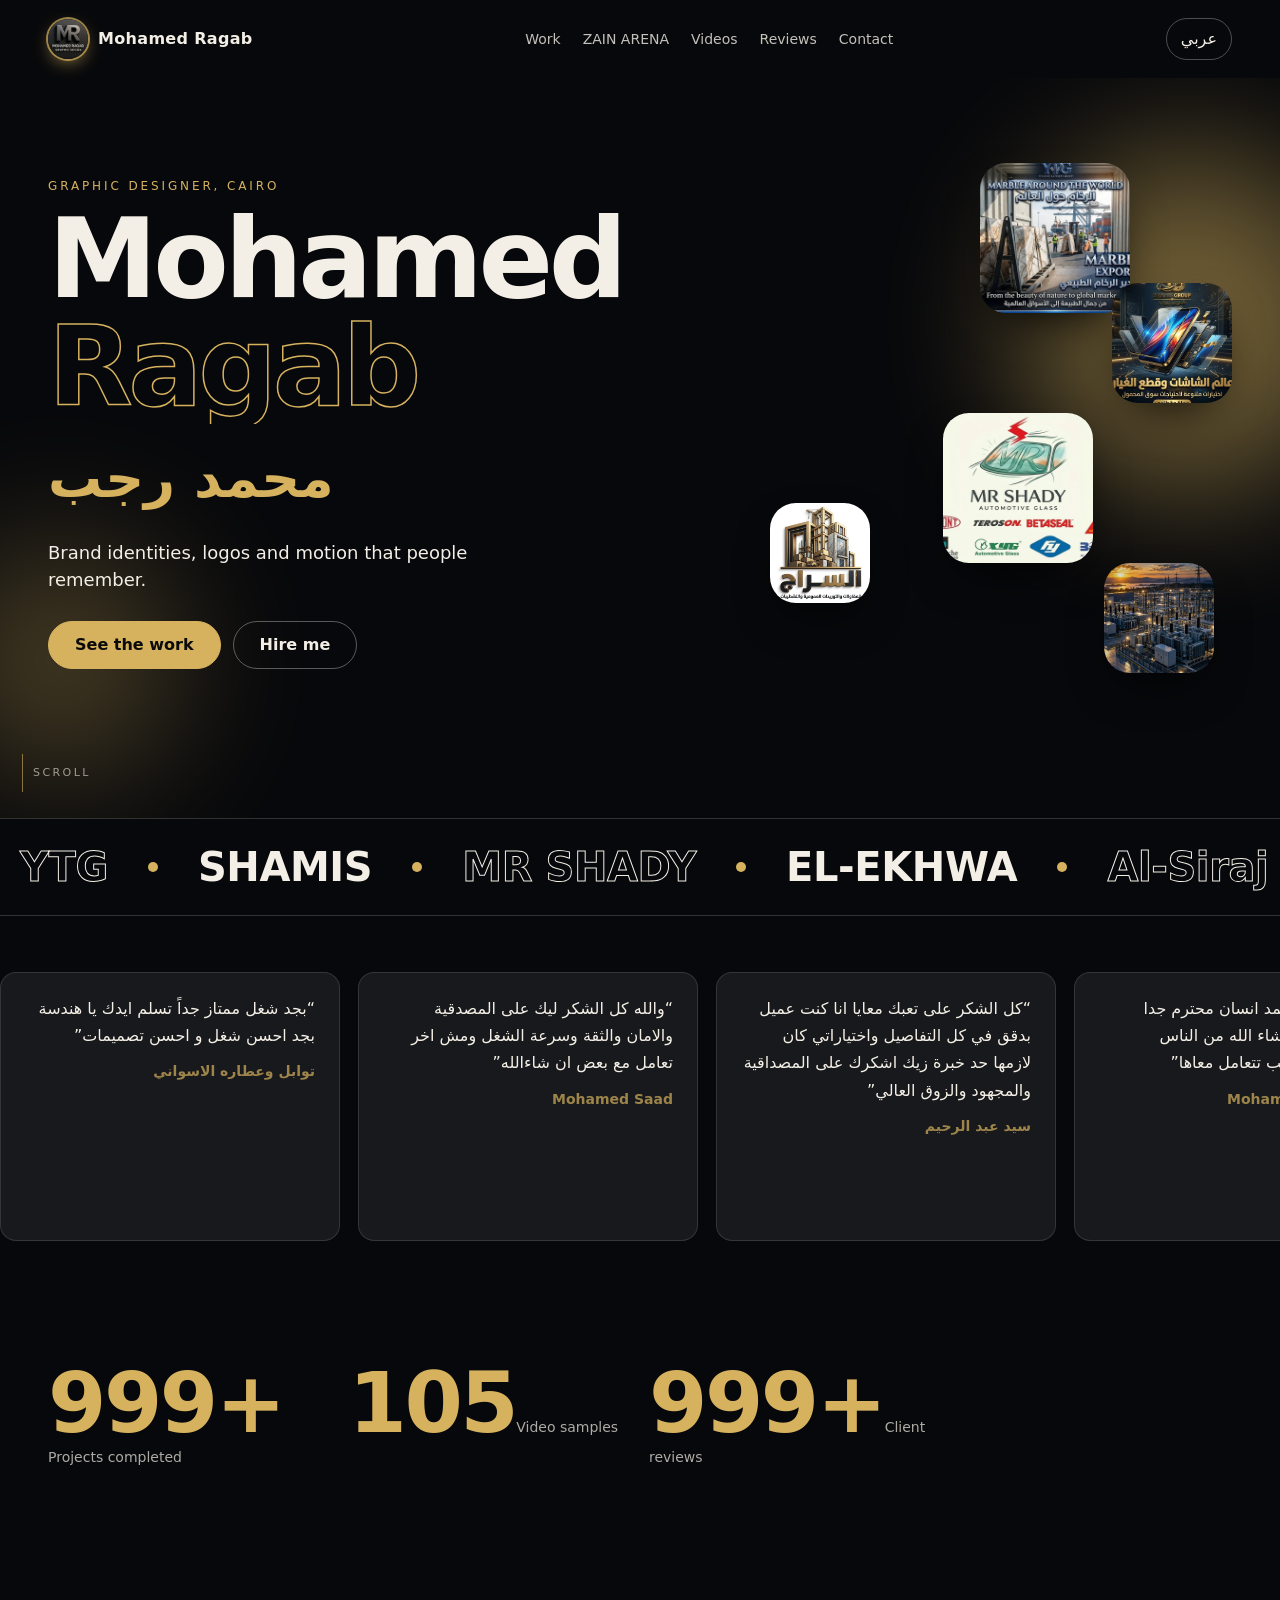
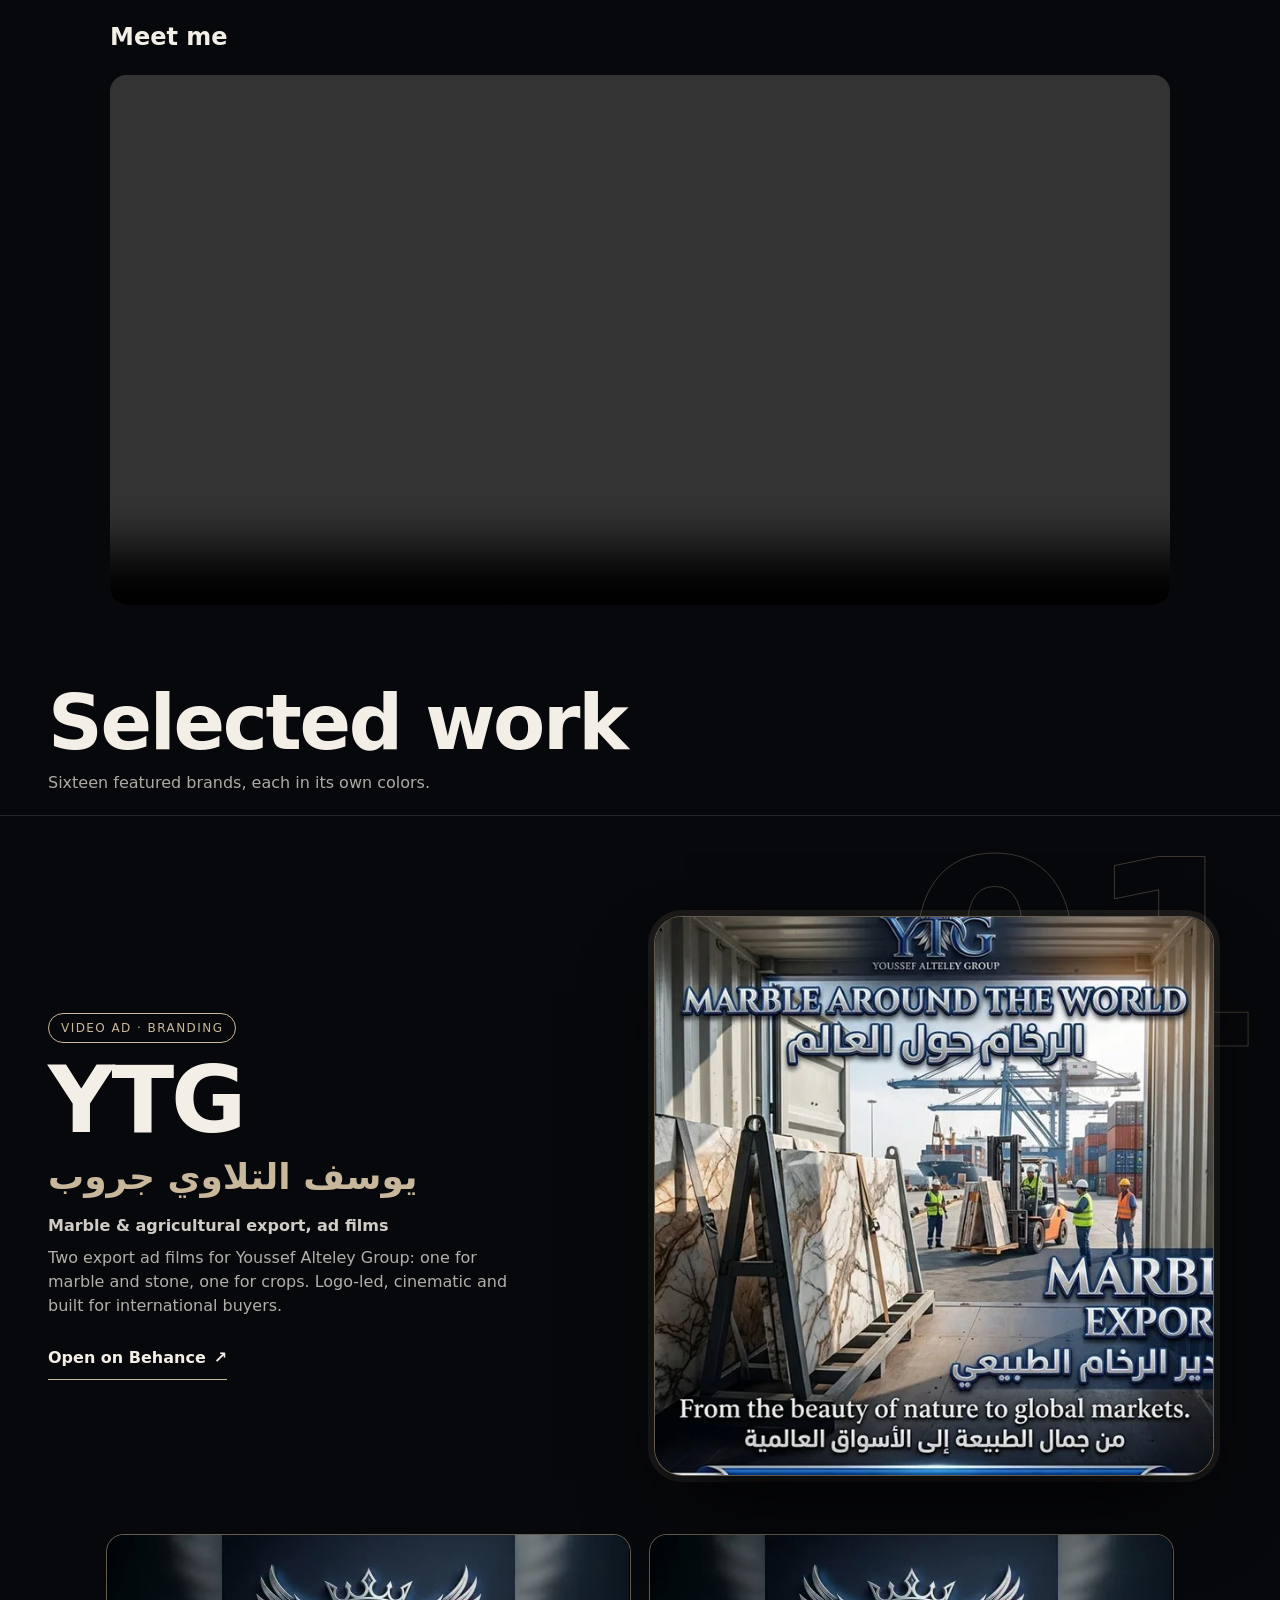
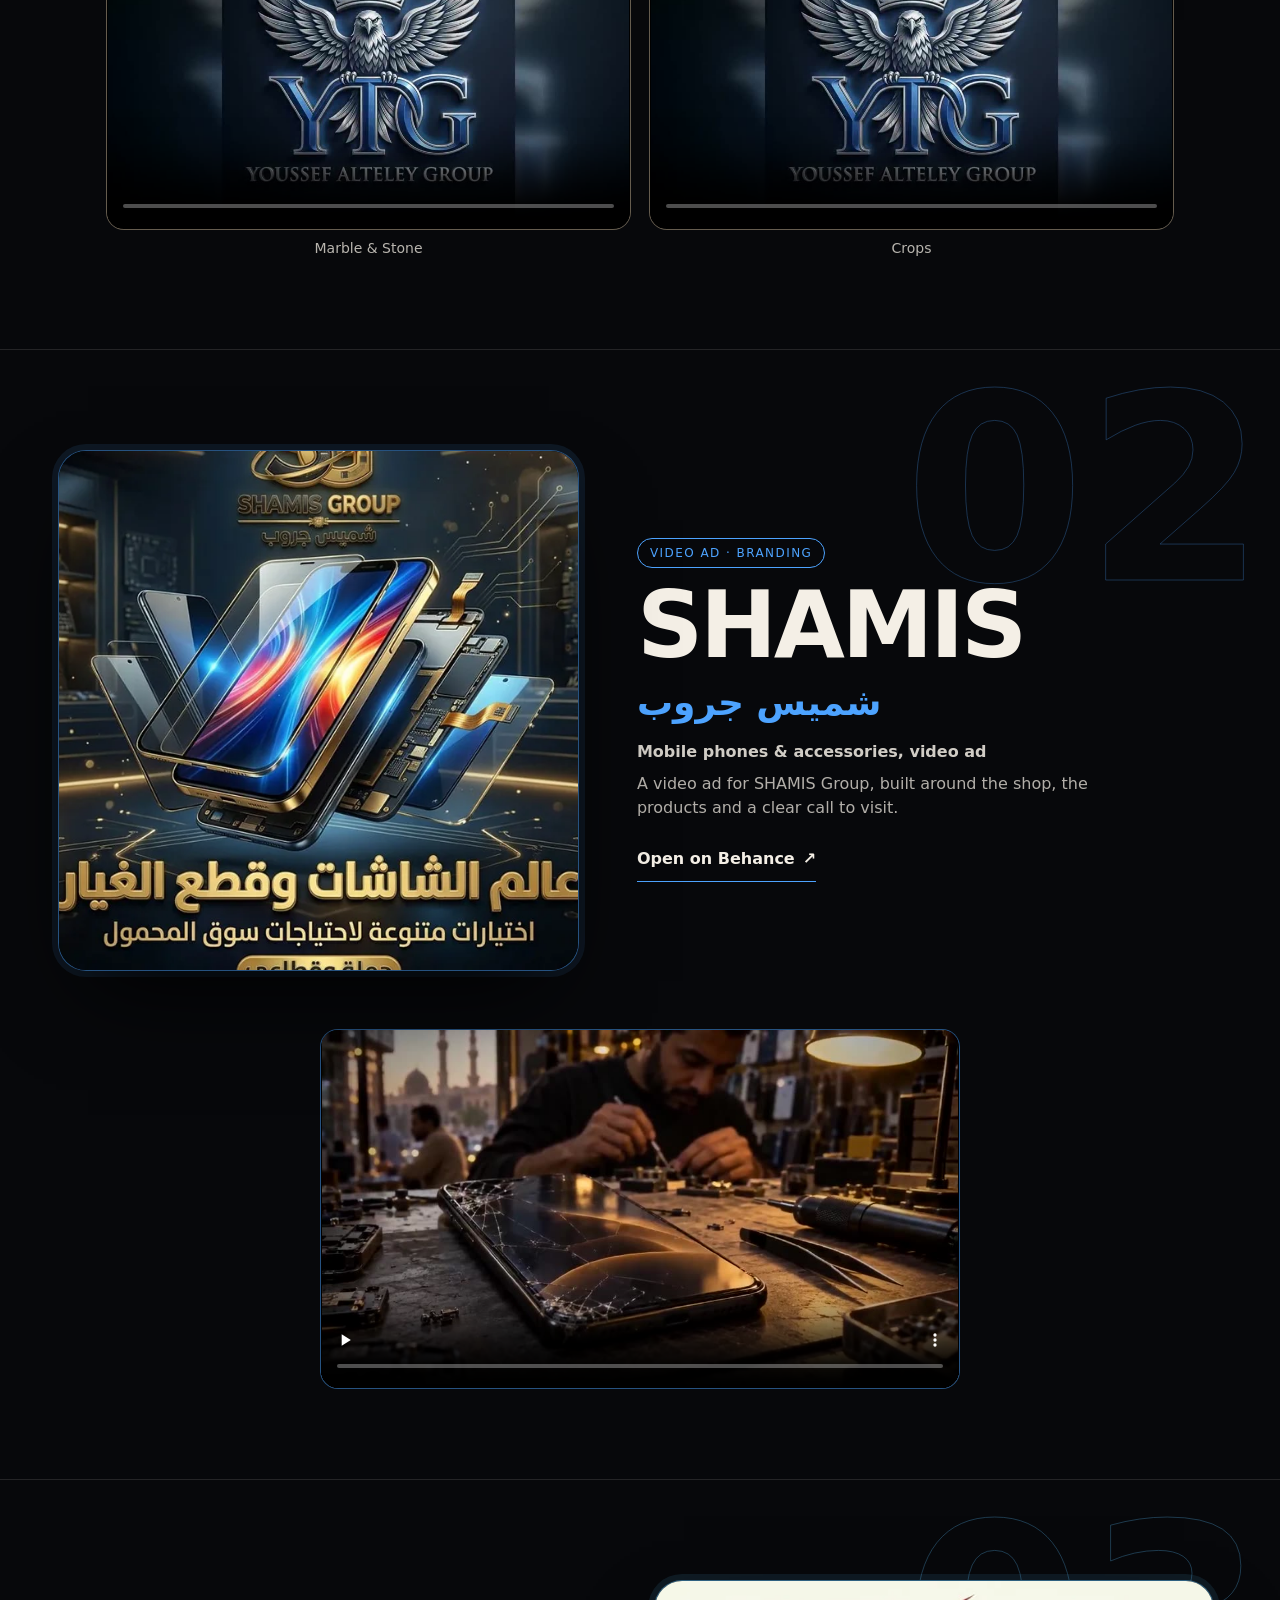
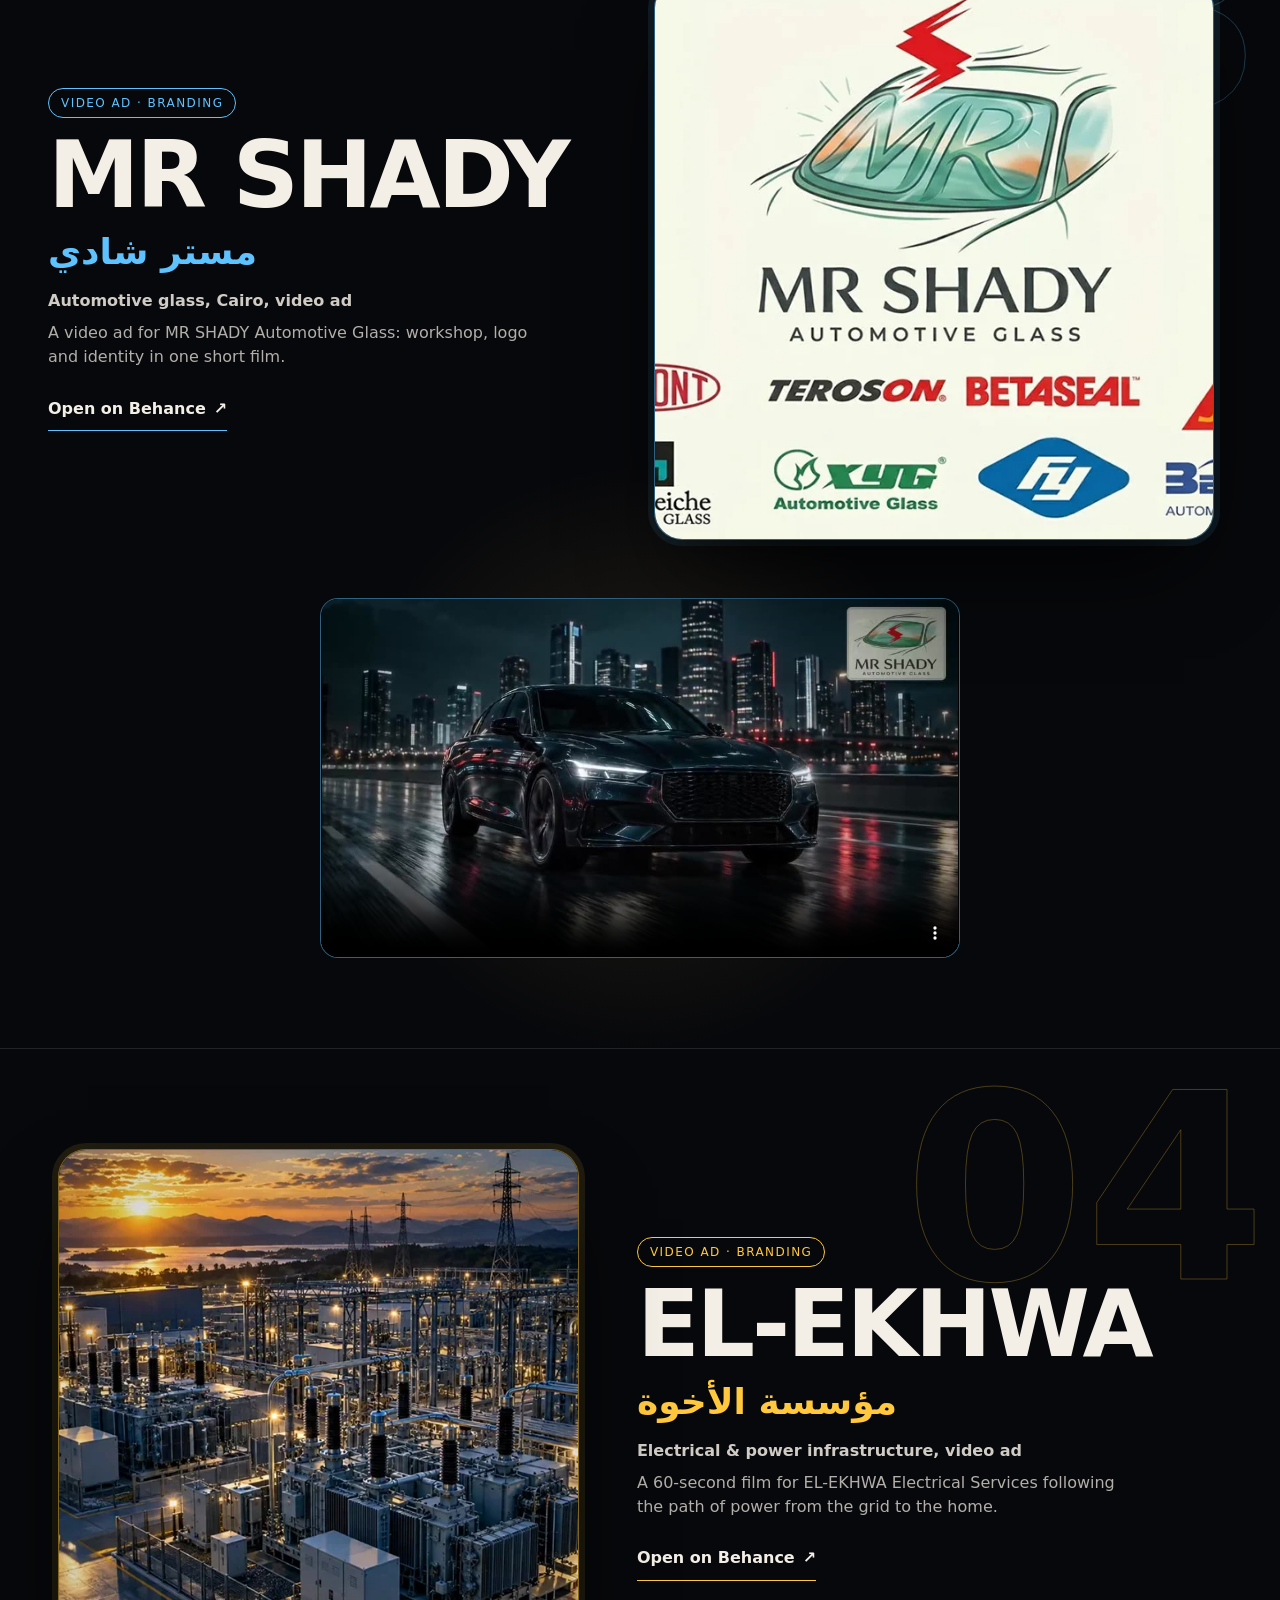
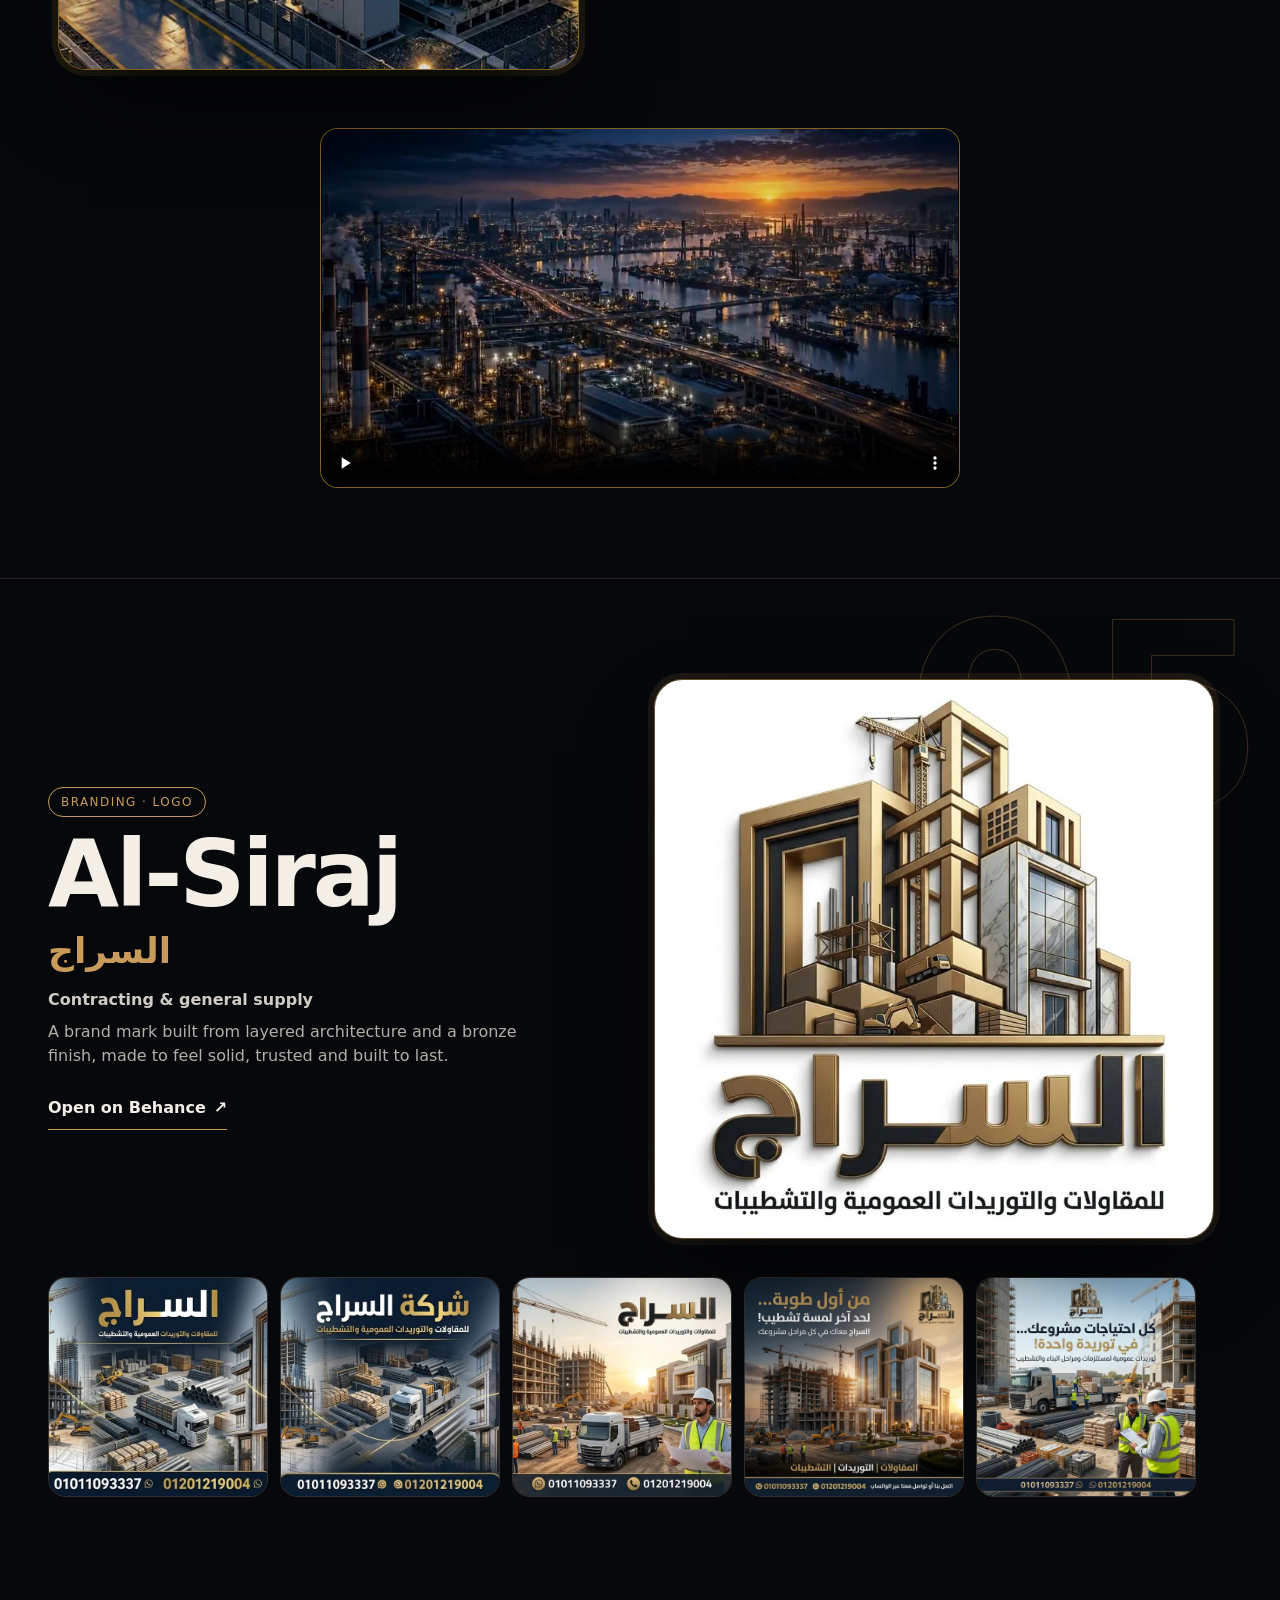
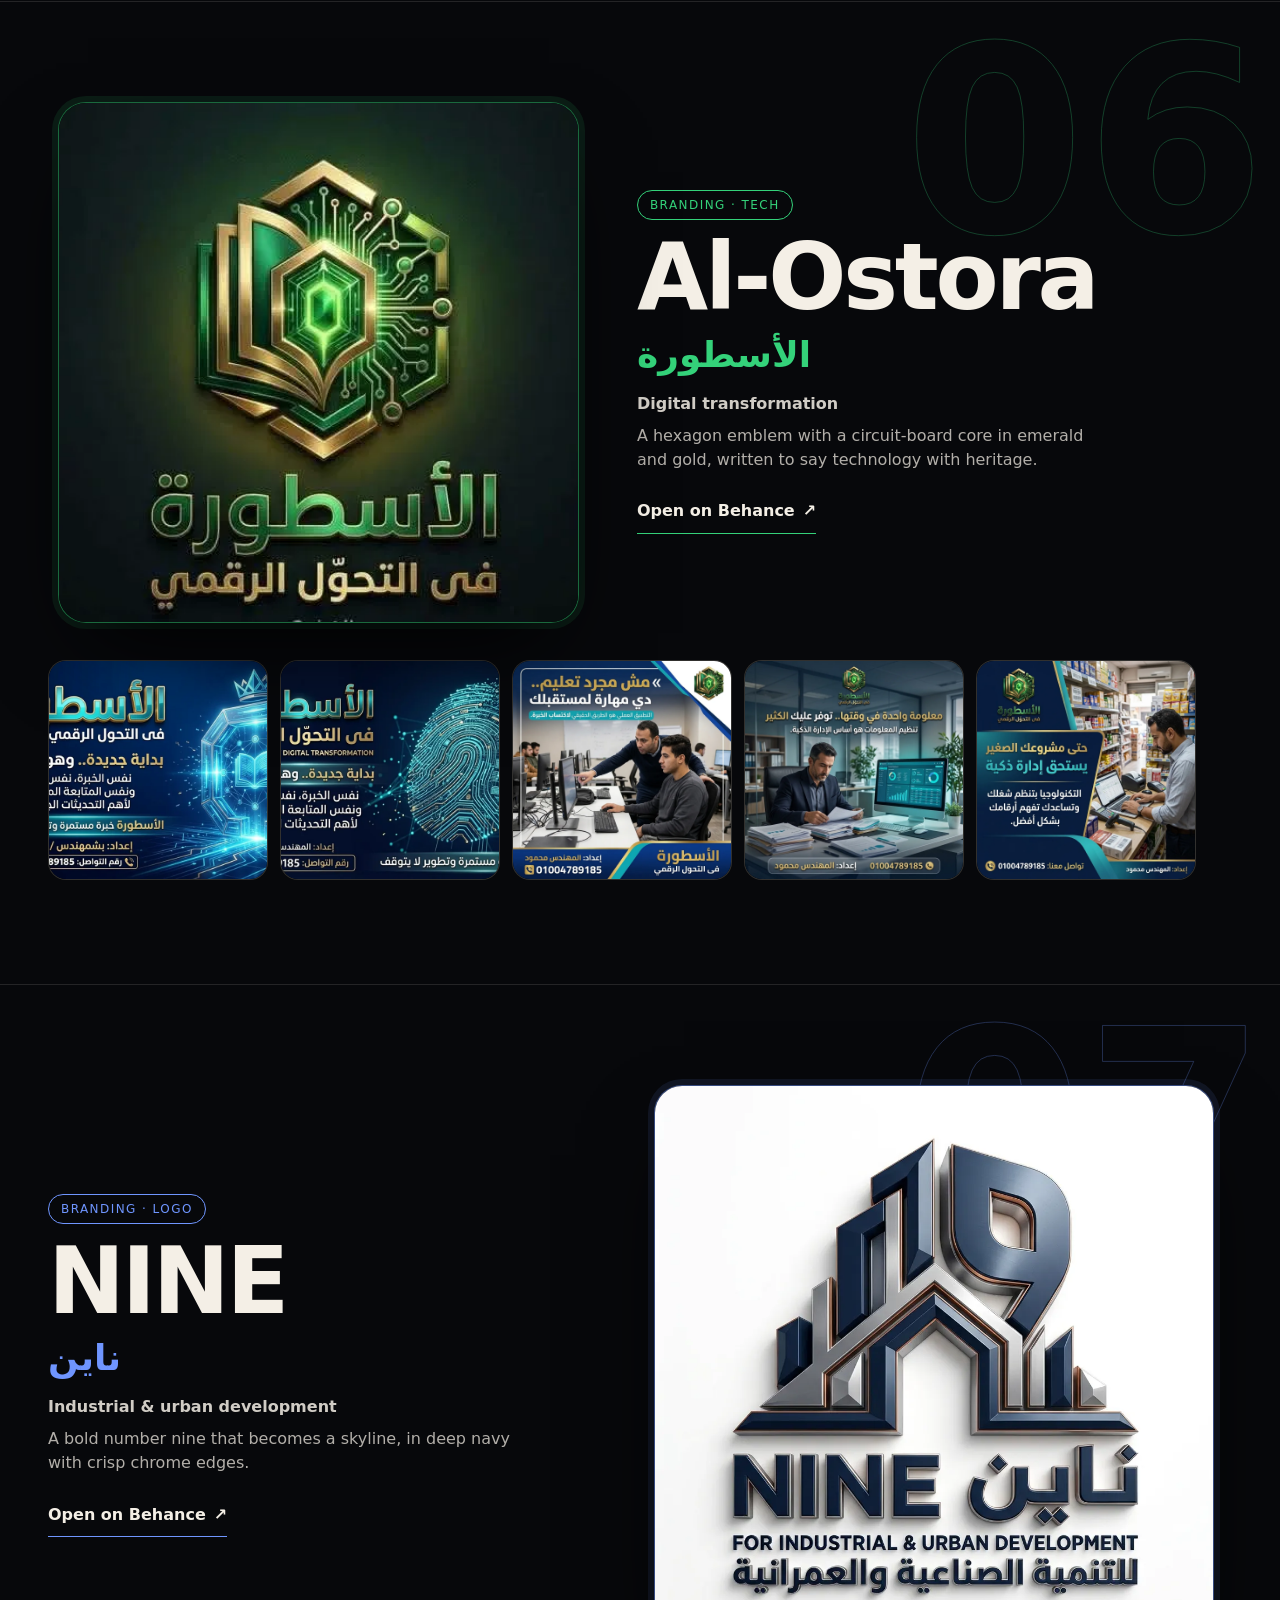
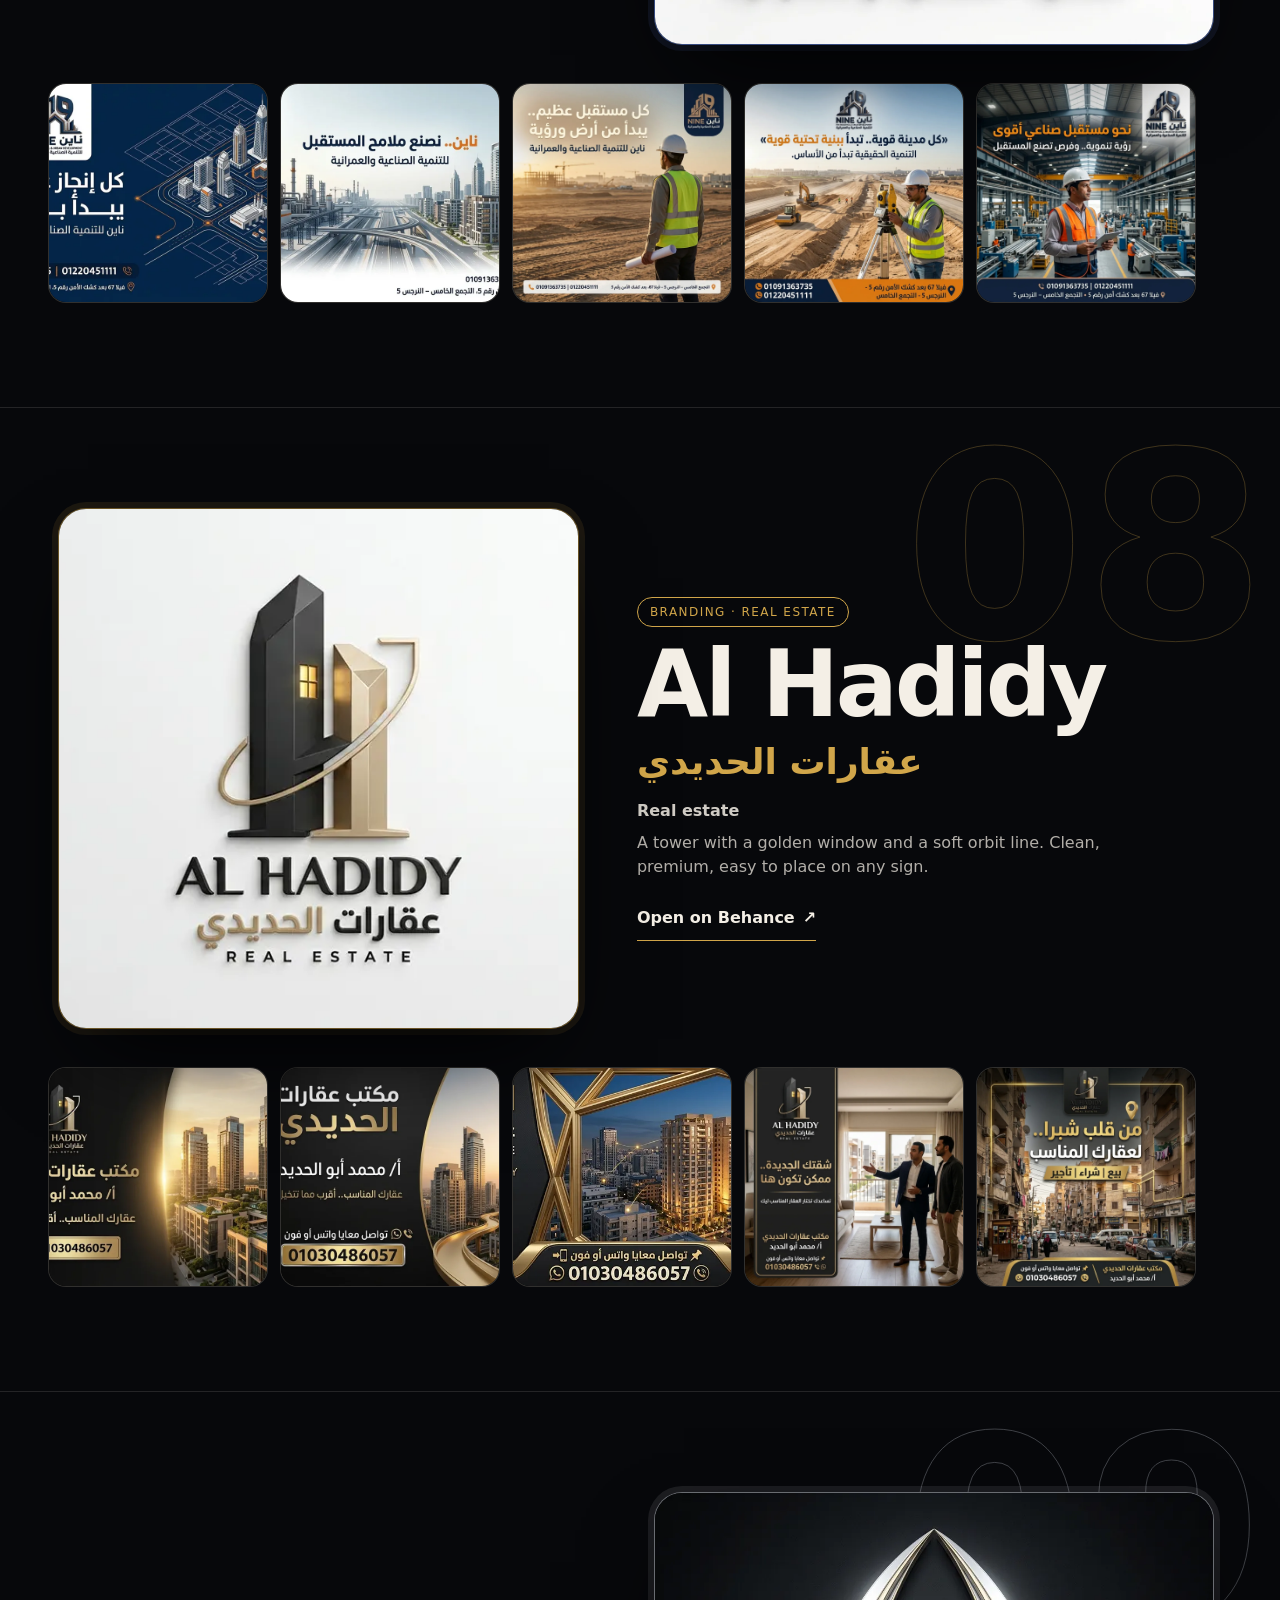
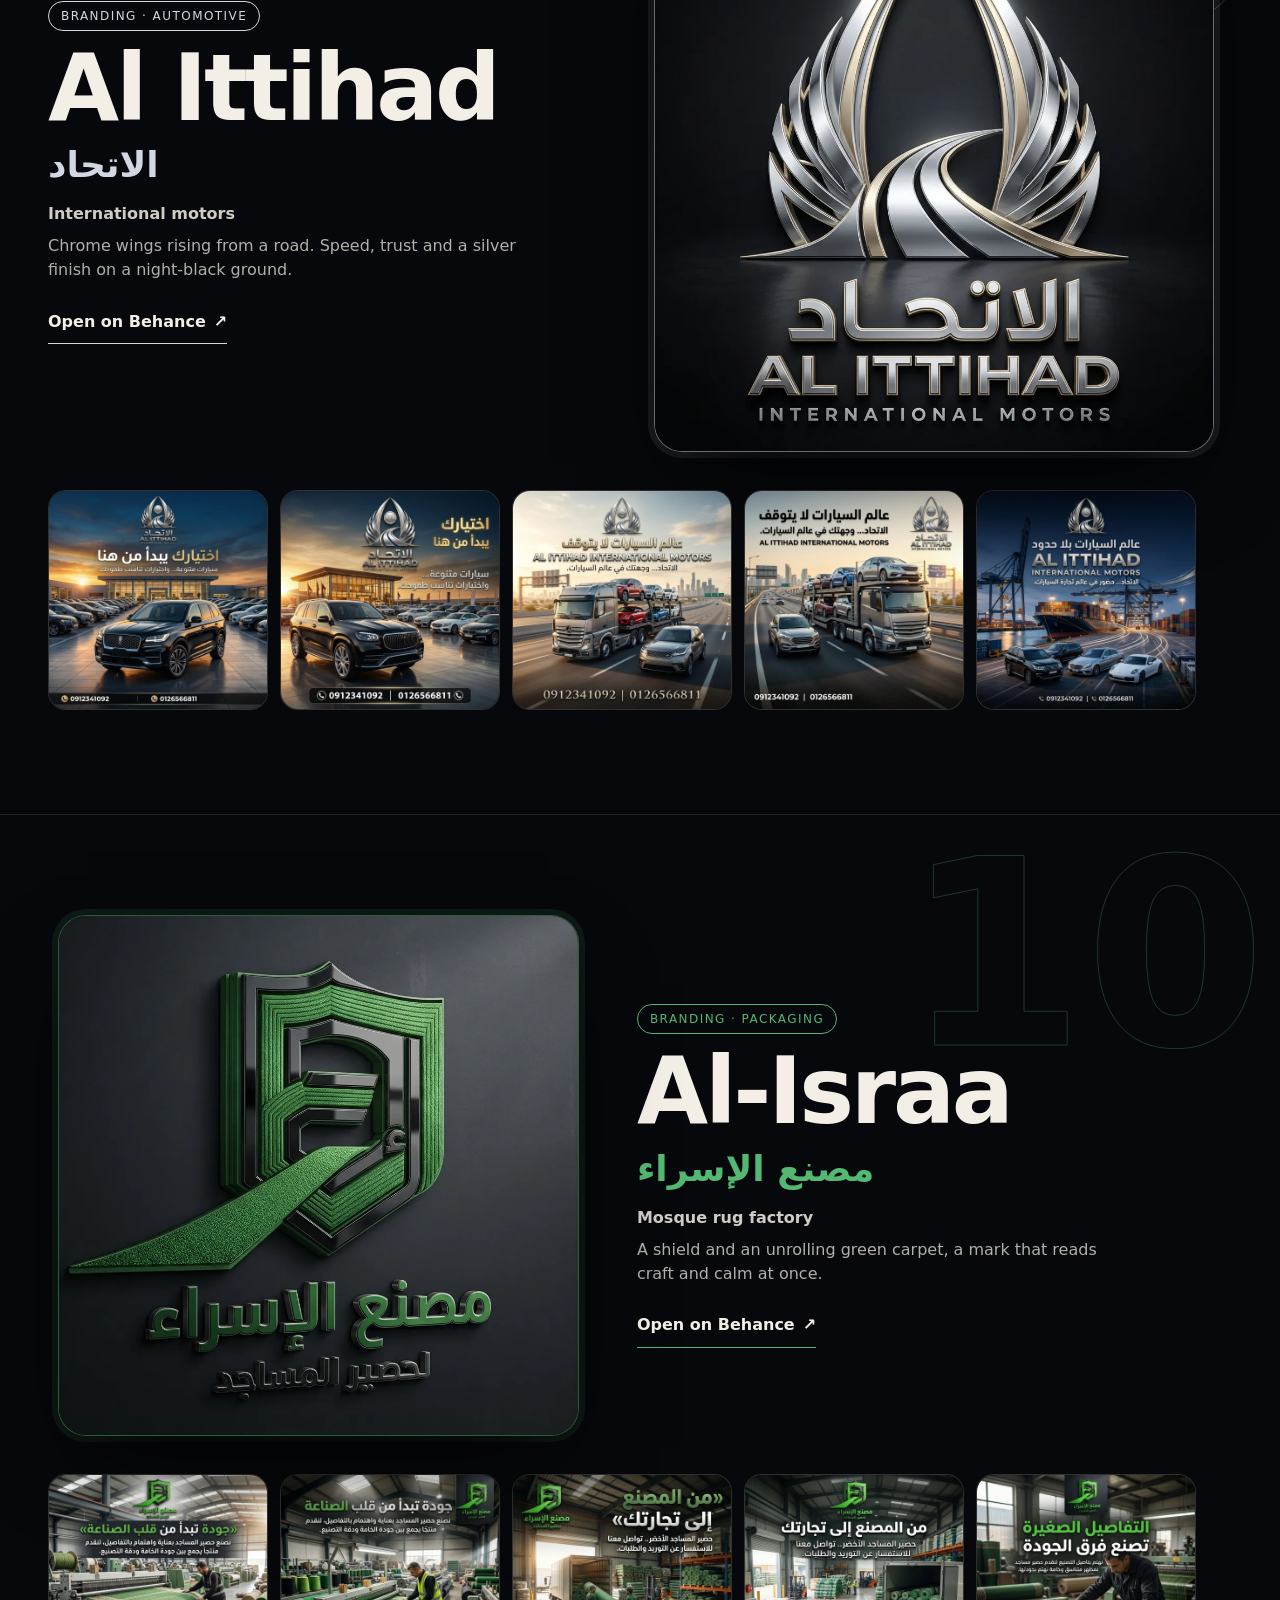
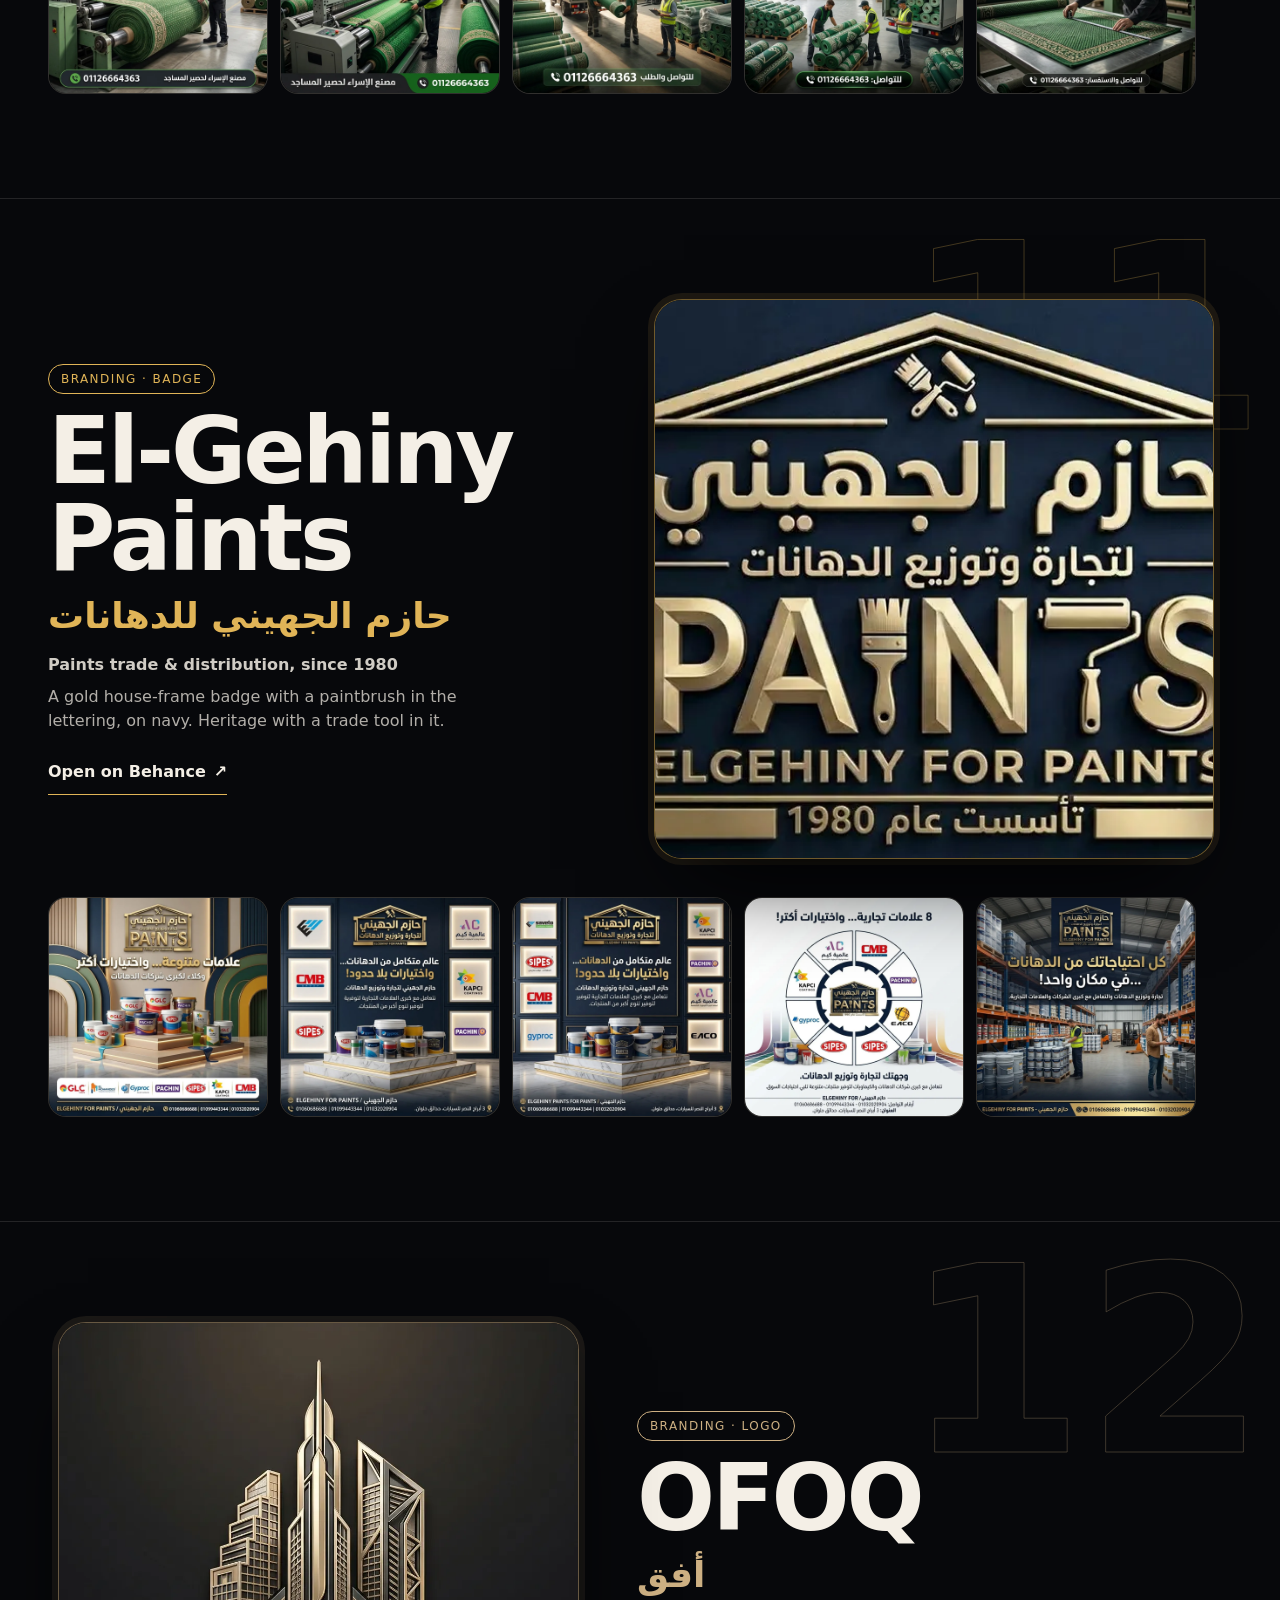
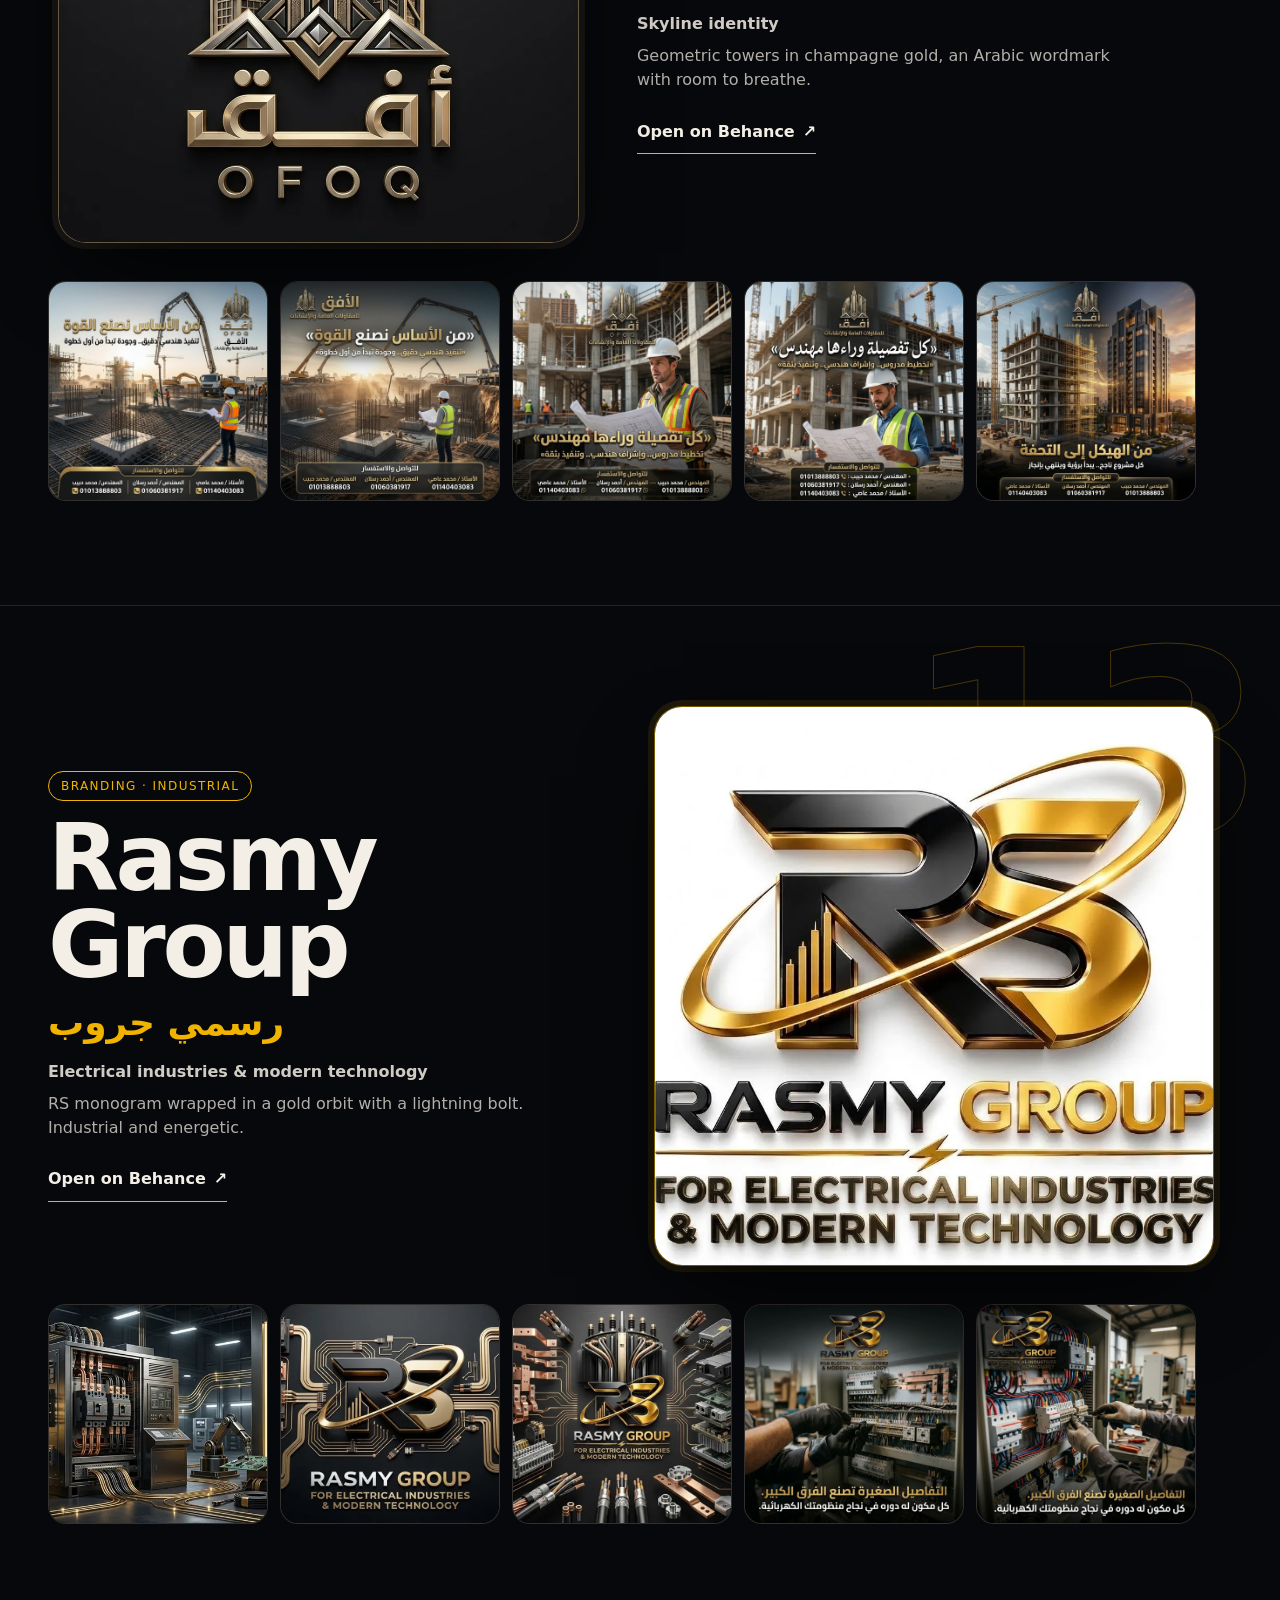
<file: index.html>
<!doctype html>
<html lang="en">
<head>
<meta charset="utf-8">
<meta http-equiv="Content-Security-Policy" content="default-src 'self'; script-src 'self'; style-src 'self' 'unsafe-inline'; img-src 'self' data: https:; media-src 'self' https:; font-src 'self' data:; connect-src 'self' https://ggfszanqfmipjusvmyta.supabase.co; frame-src https://drive.google.com https://www.youtube.com; object-src 'none'; base-uri 'self'; form-action 'self'">
<meta name="referrer" content="strict-origin-when-cross-origin">
<meta name="viewport" content="width=device-width, initial-scale=1">
<title>Mohamed Ragab | Graphic Designer &amp; Video Editor in Cairo, Egypt | &#1605;&#1581;&#1605;&#1583; &#1585;&#1580;&#1576; &#1605;&#1589;&#1605;&#1605; &#1580;&#1585;&#1575;&#1601;&#1610;&#1603; &#1608;&#1605;&#1608;&#1606;&#1578;&#1610;&#1585;</title>
<meta name="description" content="Mohamed Ragab, graphic designer and video editor in Cairo, Egypt: brand identities, logos, motion graphics and ad films. &#1605;&#1581;&#1605;&#1583; &#1585;&#1580;&#1576;&#1548; &#1605;&#1589;&#1605;&#1605; &#1580;&#1585;&#1575;&#1601;&#1610;&#1603; &#1608;&#1605;&#1608;&#1606;&#1578;&#1610;&#1585; &#1601;&#1610;&#1583;&#1610;&#1608; &#1601;&#1610; &#1575;&#1604;&#1602;&#1575;&#1607;&#1585;&#1577;&#1548; &#1605;&#1589;&#1585;: &#1607;&#1608;&#1610;&#1575;&#1578; &#1576;&#1589;&#1585;&#1610;&#1577;&#1548; &#1588;&#1593;&#1575;&#1585;&#1575;&#1578;&#1548; &#1605;&#1608;&#1588;&#1606; &#1580;&#1585;&#1575;&#1601;&#1610;&#1603; &#1608;&#1571;&#1601;&#1604;&#1575;&#1605; &#1573;&#1593;&#1604;&#1575;&#1606;&#1610;&#1577;.">
<link rel="canonical" href="https://mohamedragab-design.github.io/">
<meta property="og:type" content="website">
<meta property="og:site_name" content="Mohamed Ragab">
<meta property="og:title" content="Mohamed Ragab | Graphic Designer &amp; Video Editor in Cairo, Egypt | &#1605;&#1581;&#1605;&#1583; &#1585;&#1580;&#1576; &#1605;&#1589;&#1605;&#1605; &#1580;&#1585;&#1575;&#1601;&#1610;&#1603; &#1608;&#1605;&#1608;&#1606;&#1578;&#1610;&#1585;">
<meta property="og:description" content="Mohamed Ragab, graphic designer and video editor in Cairo, Egypt: brand identities, logos, motion graphics and ad films. &#1605;&#1581;&#1605;&#1583; &#1585;&#1580;&#1576;&#1548; &#1605;&#1589;&#1605;&#1605; &#1580;&#1585;&#1575;&#1601;&#1610;&#1603; &#1608;&#1605;&#1608;&#1606;&#1578;&#1610;&#1585; &#1601;&#1610;&#1583;&#1610;&#1608; &#1601;&#1610; &#1575;&#1604;&#1602;&#1575;&#1607;&#1585;&#1577;&#1548; &#1605;&#1589;&#1585;: &#1607;&#1608;&#1610;&#1575;&#1578; &#1576;&#1589;&#1585;&#1610;&#1577;&#1548; &#1588;&#1593;&#1575;&#1585;&#1575;&#1578;&#1548; &#1605;&#1608;&#1588;&#1606; &#1580;&#1585;&#1575;&#1601;&#1610;&#1603; &#1608;&#1571;&#1601;&#1604;&#1575;&#1605; &#1573;&#1593;&#1604;&#1575;&#1606;&#1610;&#1577;.">
<meta property="og:url" content="https://mohamedragab-design.github.io/">
<meta property="og:locale" content="en_US">
<meta property="og:locale:alternate" content="ar_EG">
<meta name="twitter:card" content="summary">
<meta name="twitter:title" content="Mohamed Ragab | Graphic Designer &amp; Video Editor in Cairo, Egypt | &#1605;&#1581;&#1605;&#1583; &#1585;&#1580;&#1576; &#1605;&#1589;&#1605;&#1605; &#1580;&#1585;&#1575;&#1601;&#1610;&#1603; &#1608;&#1605;&#1608;&#1606;&#1578;&#1610;&#1585;">
<meta name="twitter:description" content="Mohamed Ragab, graphic designer and video editor in Cairo, Egypt: brand identities, logos, motion graphics and ad films. &#1605;&#1581;&#1605;&#1583; &#1585;&#1580;&#1576;&#1548; &#1605;&#1589;&#1605;&#1605; &#1580;&#1585;&#1575;&#1601;&#1610;&#1603; &#1608;&#1605;&#1608;&#1606;&#1578;&#1610;&#1585; &#1601;&#1610;&#1583;&#1610;&#1608; &#1601;&#1610; &#1575;&#1604;&#1602;&#1575;&#1607;&#1585;&#1577;&#1548; &#1605;&#1589;&#1585;: &#1607;&#1608;&#1610;&#1575;&#1578; &#1576;&#1589;&#1585;&#1610;&#1577;&#1548; &#1588;&#1593;&#1575;&#1585;&#1575;&#1578;&#1548; &#1605;&#1608;&#1588;&#1606; &#1580;&#1585;&#1575;&#1601;&#1610;&#1603; &#1608;&#1571;&#1601;&#1604;&#1575;&#1605; &#1573;&#1593;&#1604;&#1575;&#1606;&#1610;&#1577;.">
<script type="application/ld+json">{"@context": "https://schema.org", "@type": "Person", "name": "Mohamed Ragab", "alternateName": "\u0645\u062d\u0645\u062f \u0631\u062c\u0628", "url": "https://mohamedragab-design.github.io/", "jobTitle": ["Graphic Designer", "Video Editor"], "description": "Graphic designer and video editor based in Cairo, Egypt.", "address": {"@type": "PostalAddress", "addressLocality": "Cairo", "addressCountry": "EG"}, "sameAs": ["https://www.behance.net/mohamedragab189"]}</script>
<link rel="icon" href="[data-uri]">
<link rel="stylesheet" href="style.css">
<link rel="stylesheet" href="backend.css">
</head>
<body>
<div id="app" class="mr-root"></div><section style="max-width:1100px;margin:0 auto;padding:24px 20px;text-align:center"><a href="https://mohamedragab-design.github.io/zain-arena/" target="_blank" rel="noopener" style="display:inline-block;padding:12px 20px;border:1px solid #d6b25e;border-radius:999px;color:#d6b25e;text-decoration:none">ZAIN ARENA · Visit the app website</a></section>
<noscript>Please enable JavaScript to view this portfolio.</noscript>
<script src="app.js"></script>
<script src="backend.js"></script>
</body>
</html>
</file>
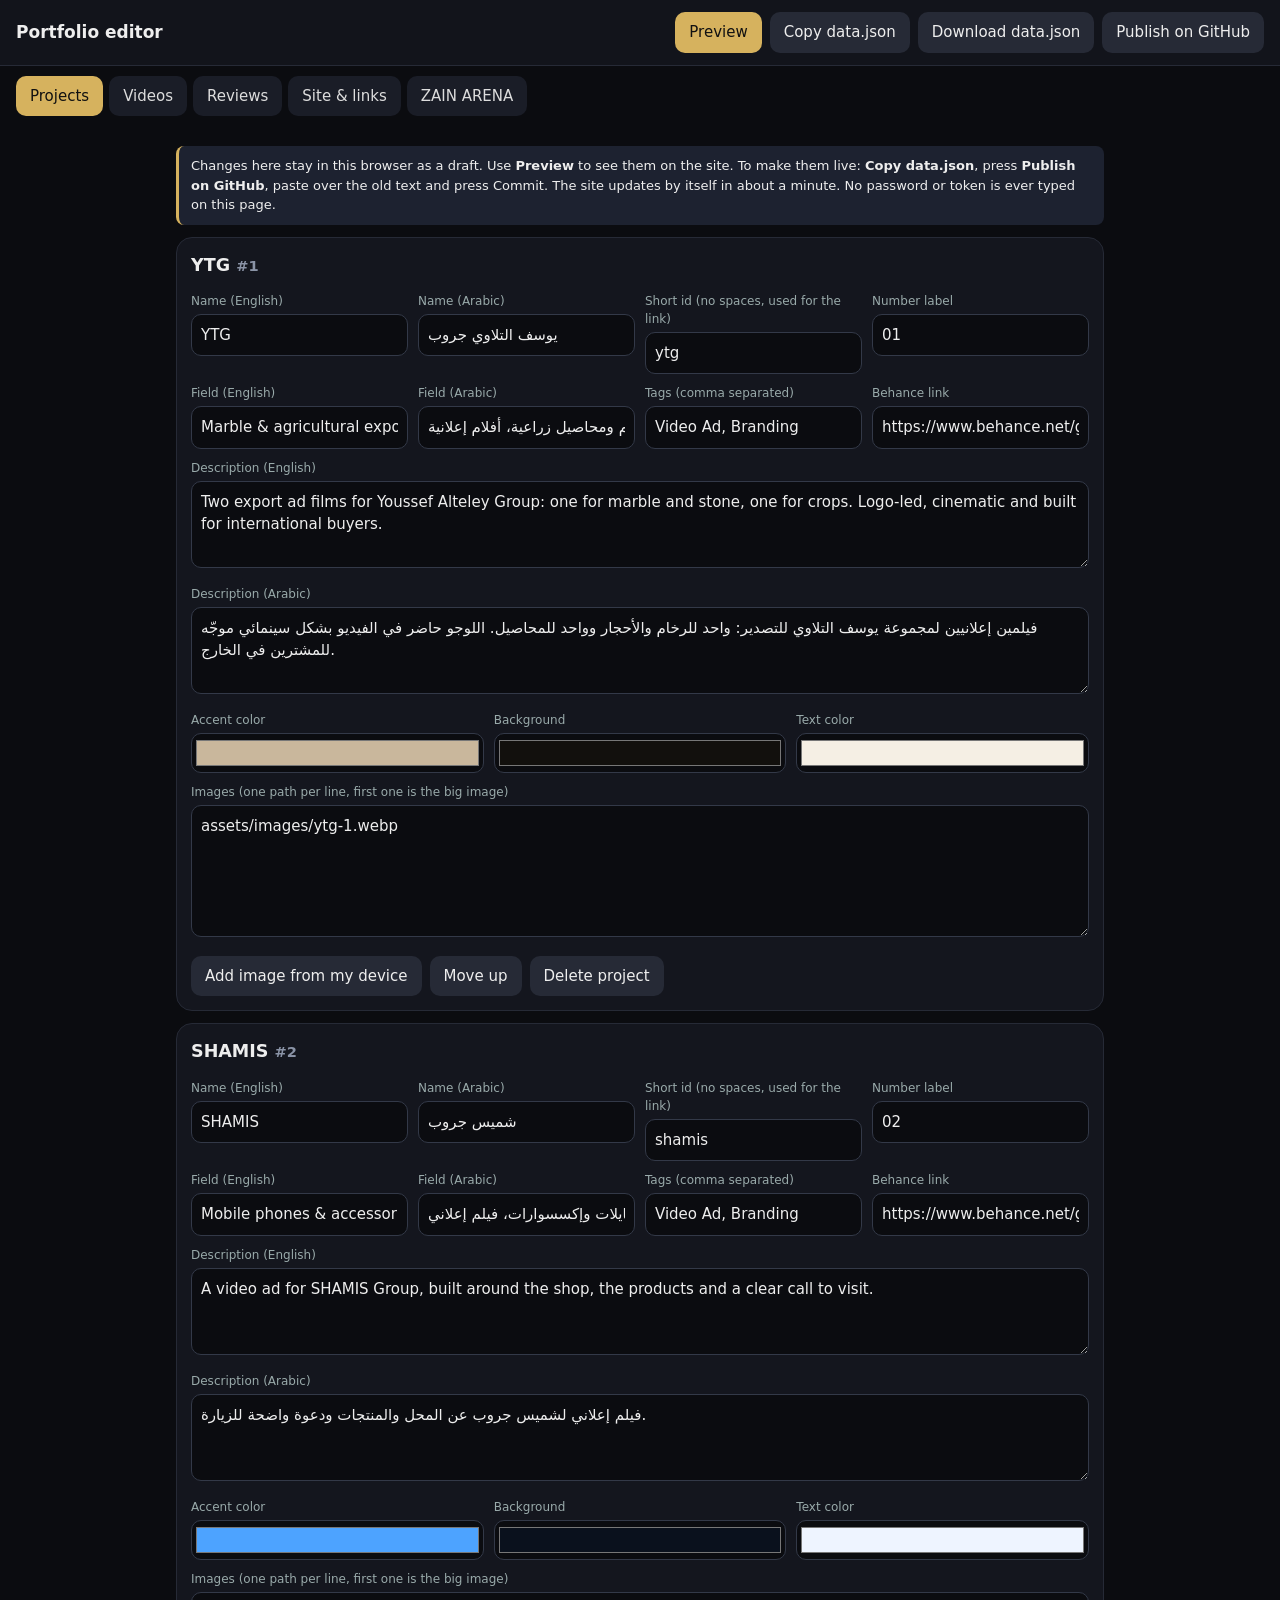
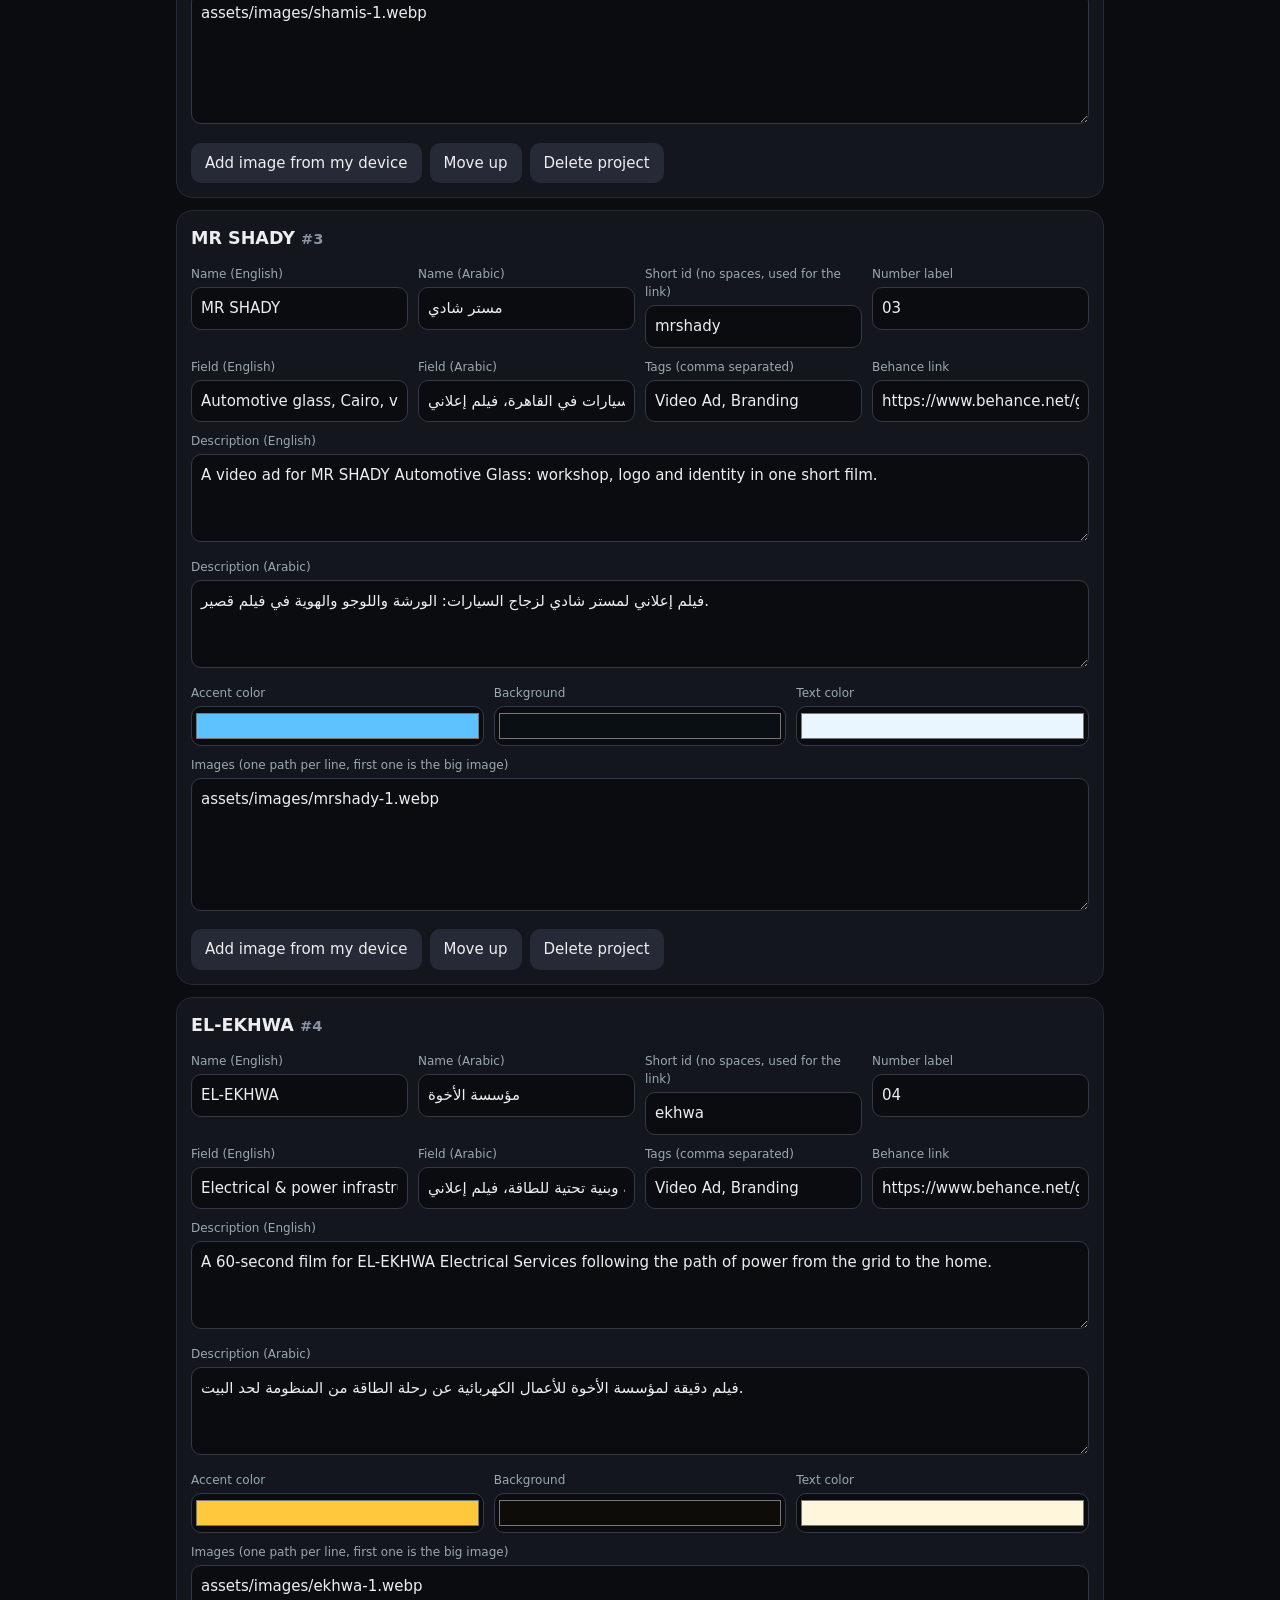
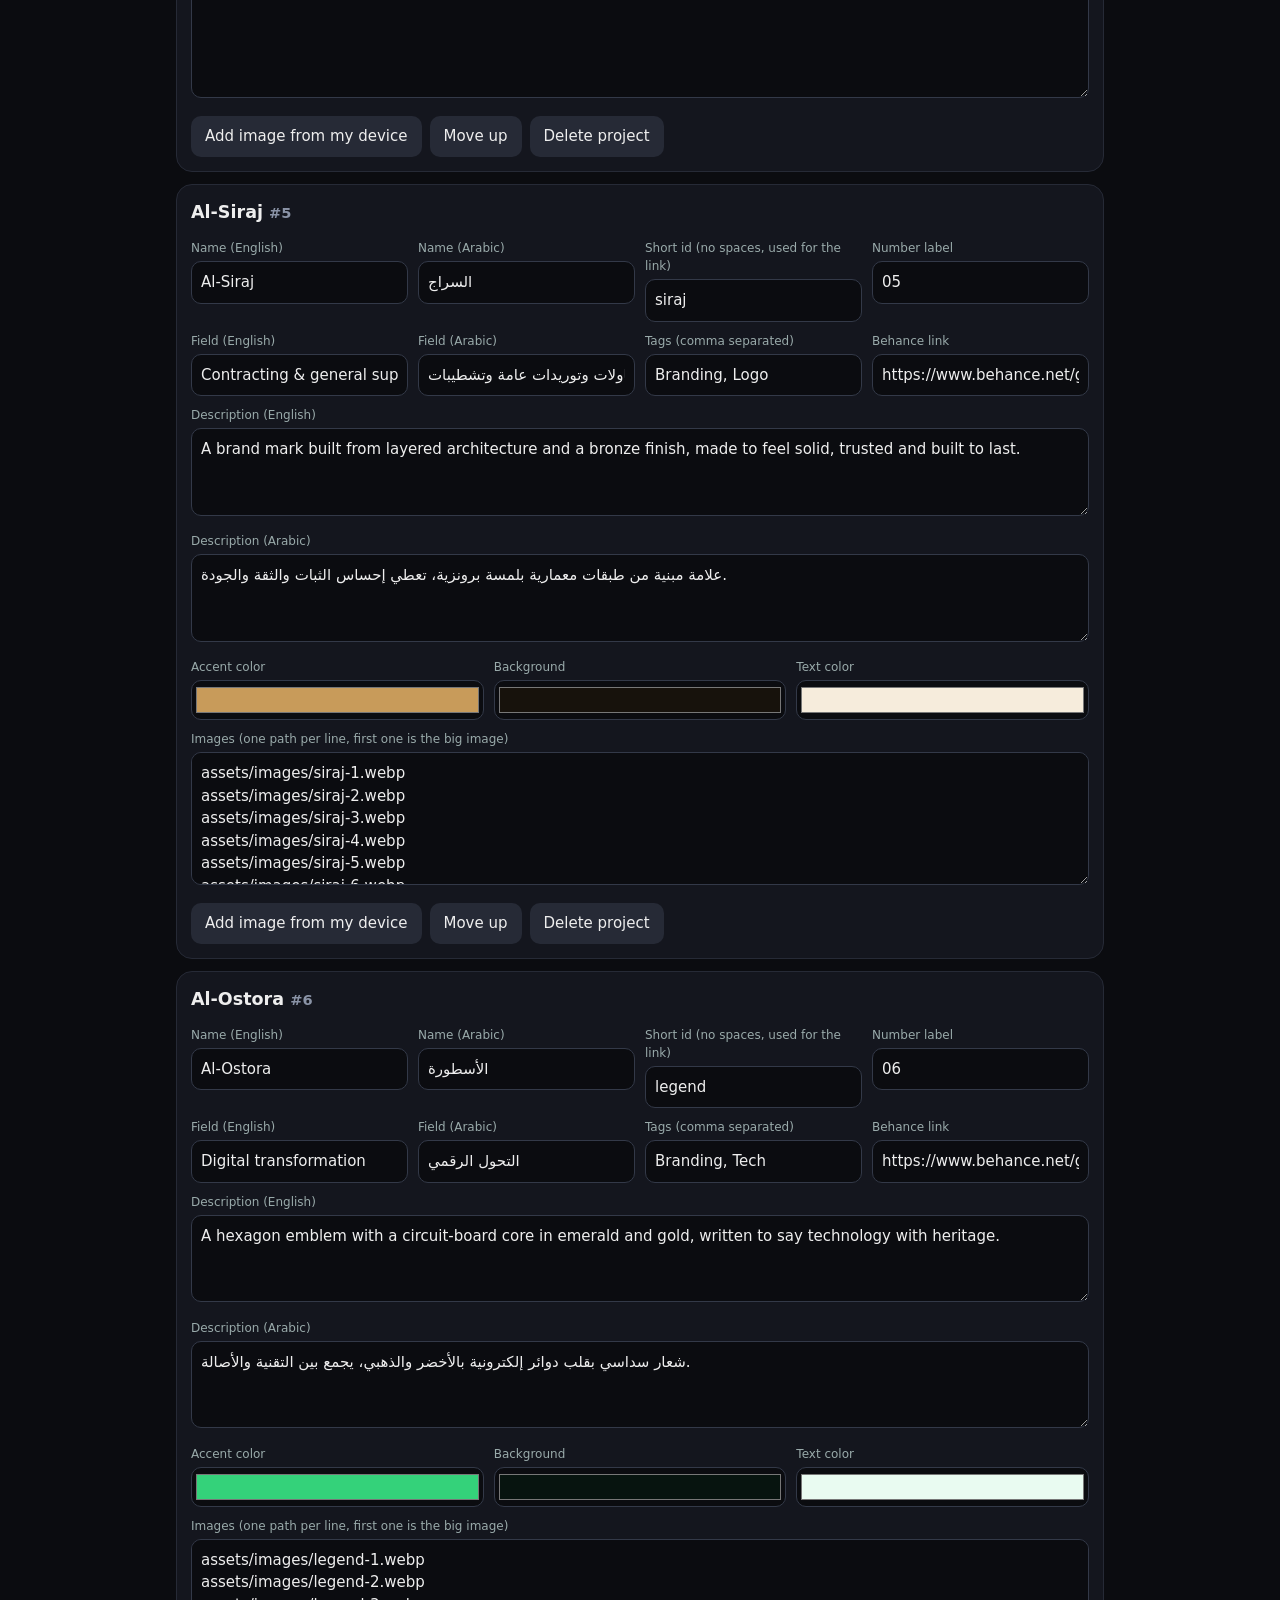
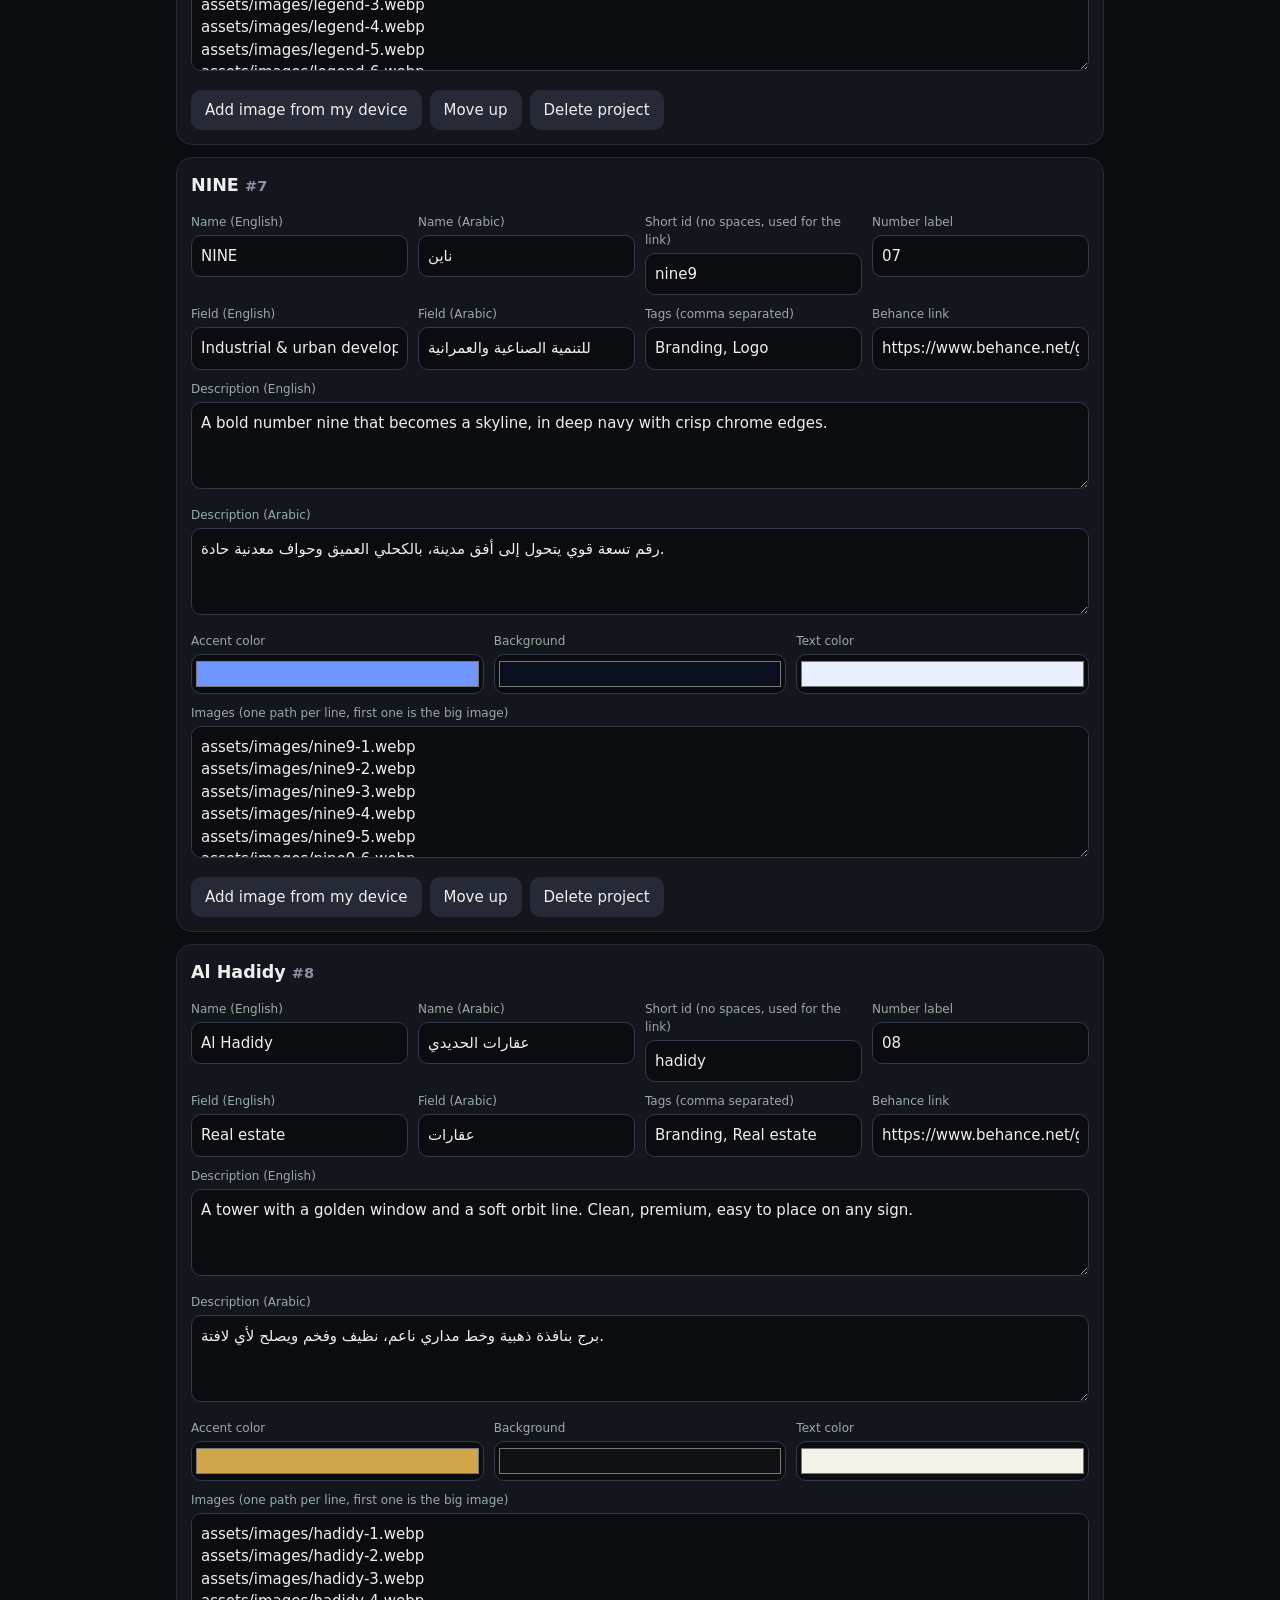
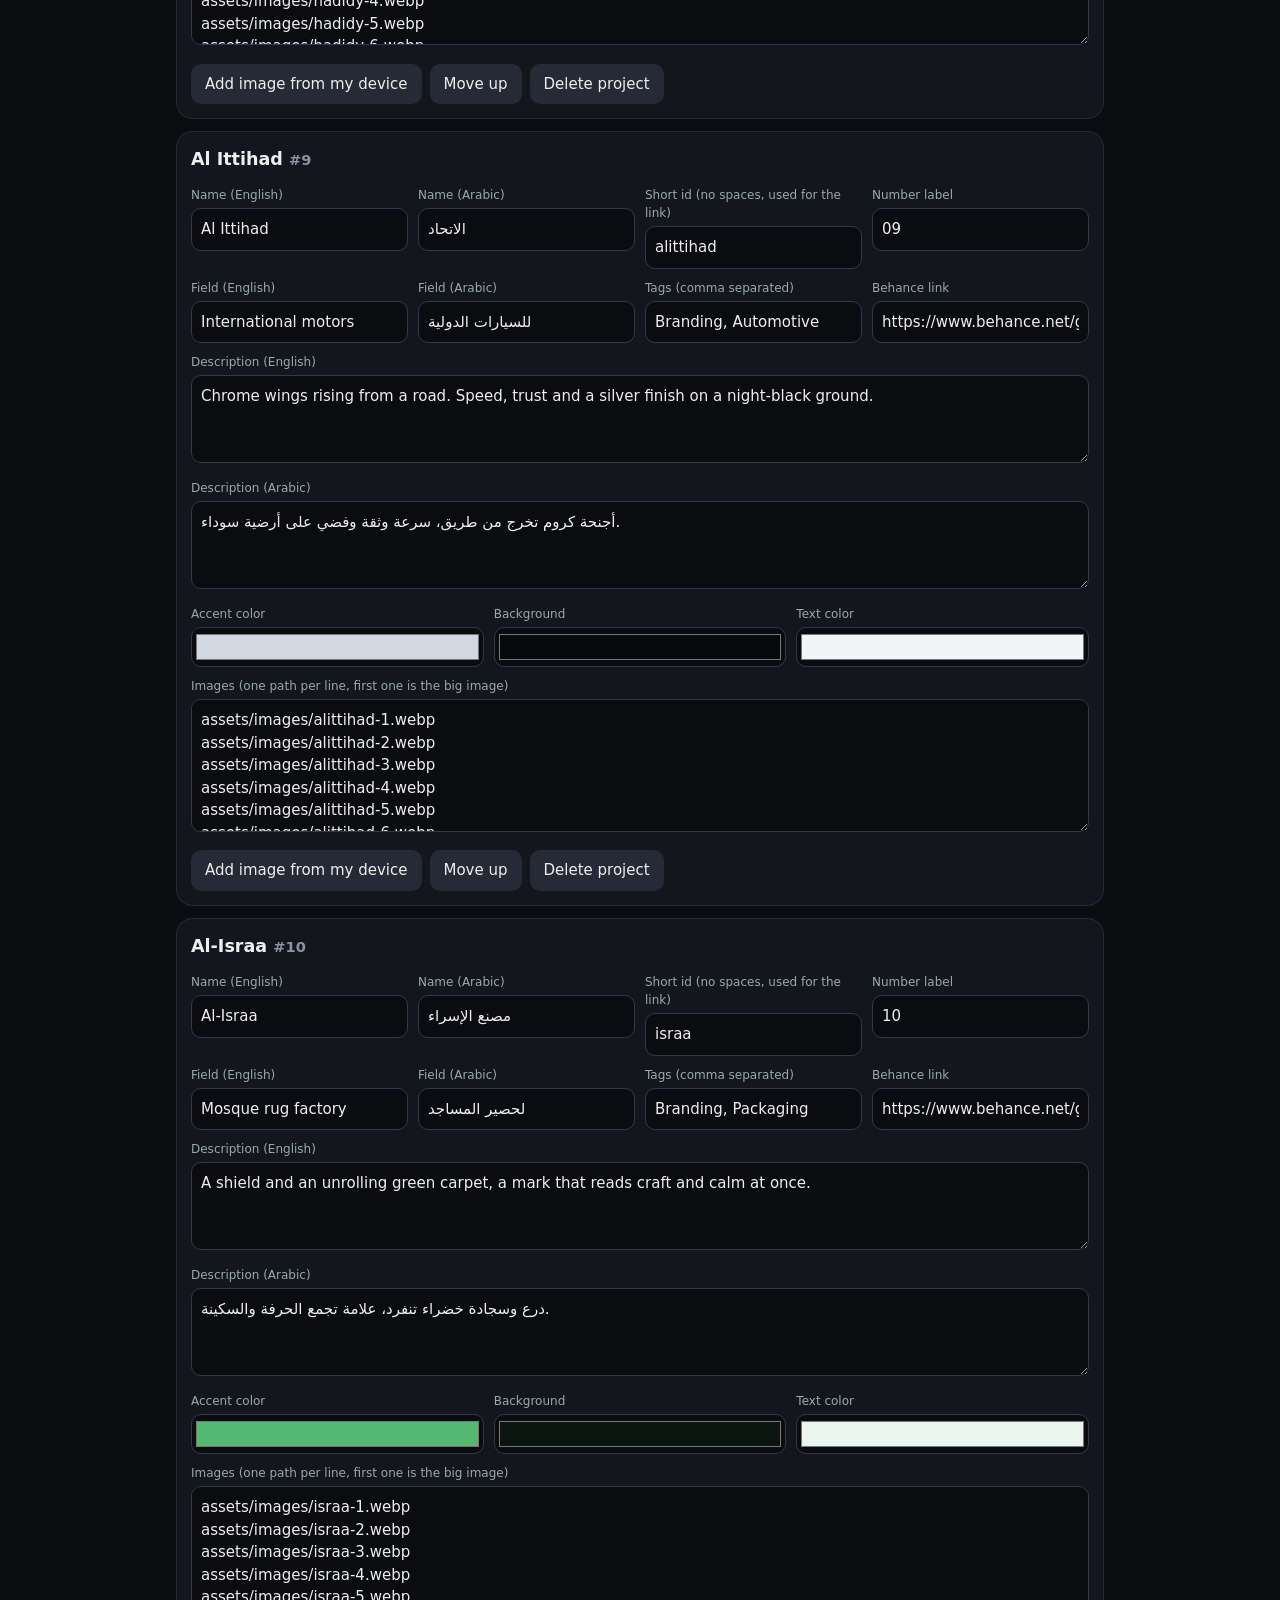
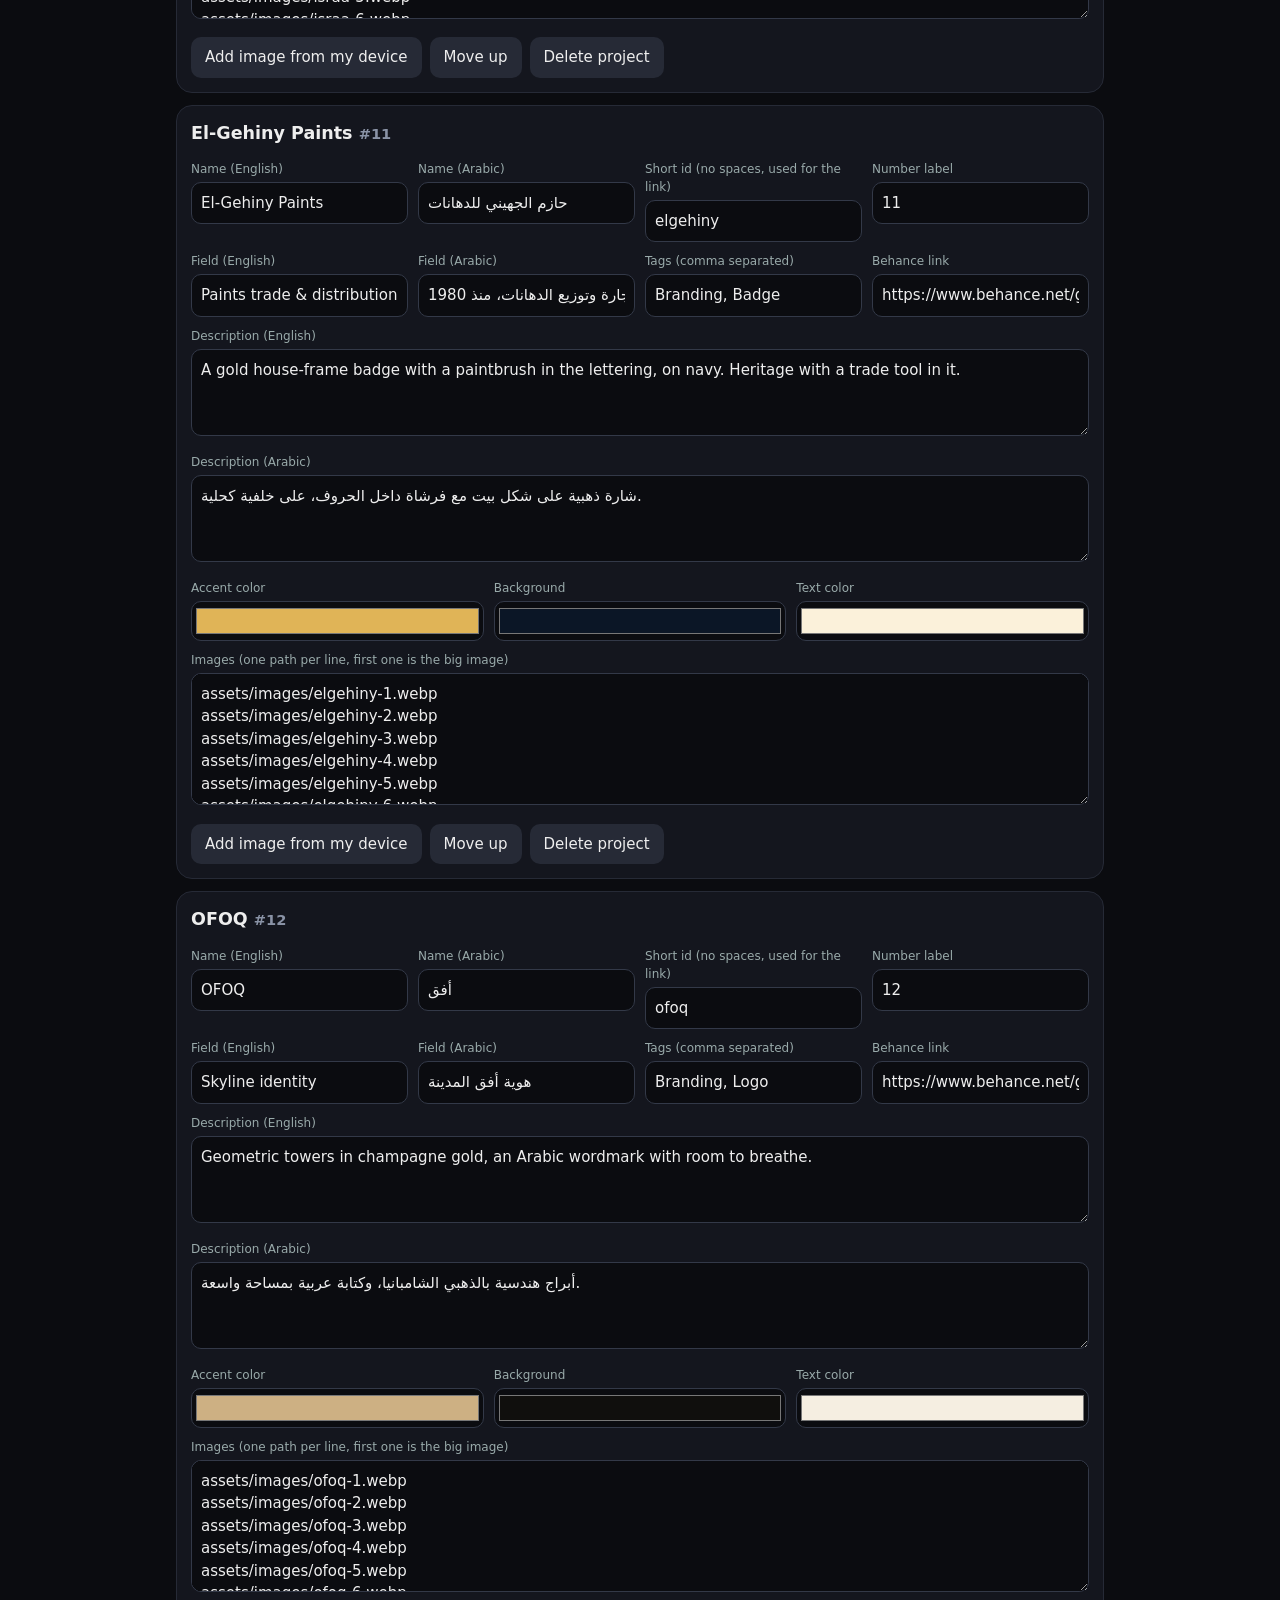
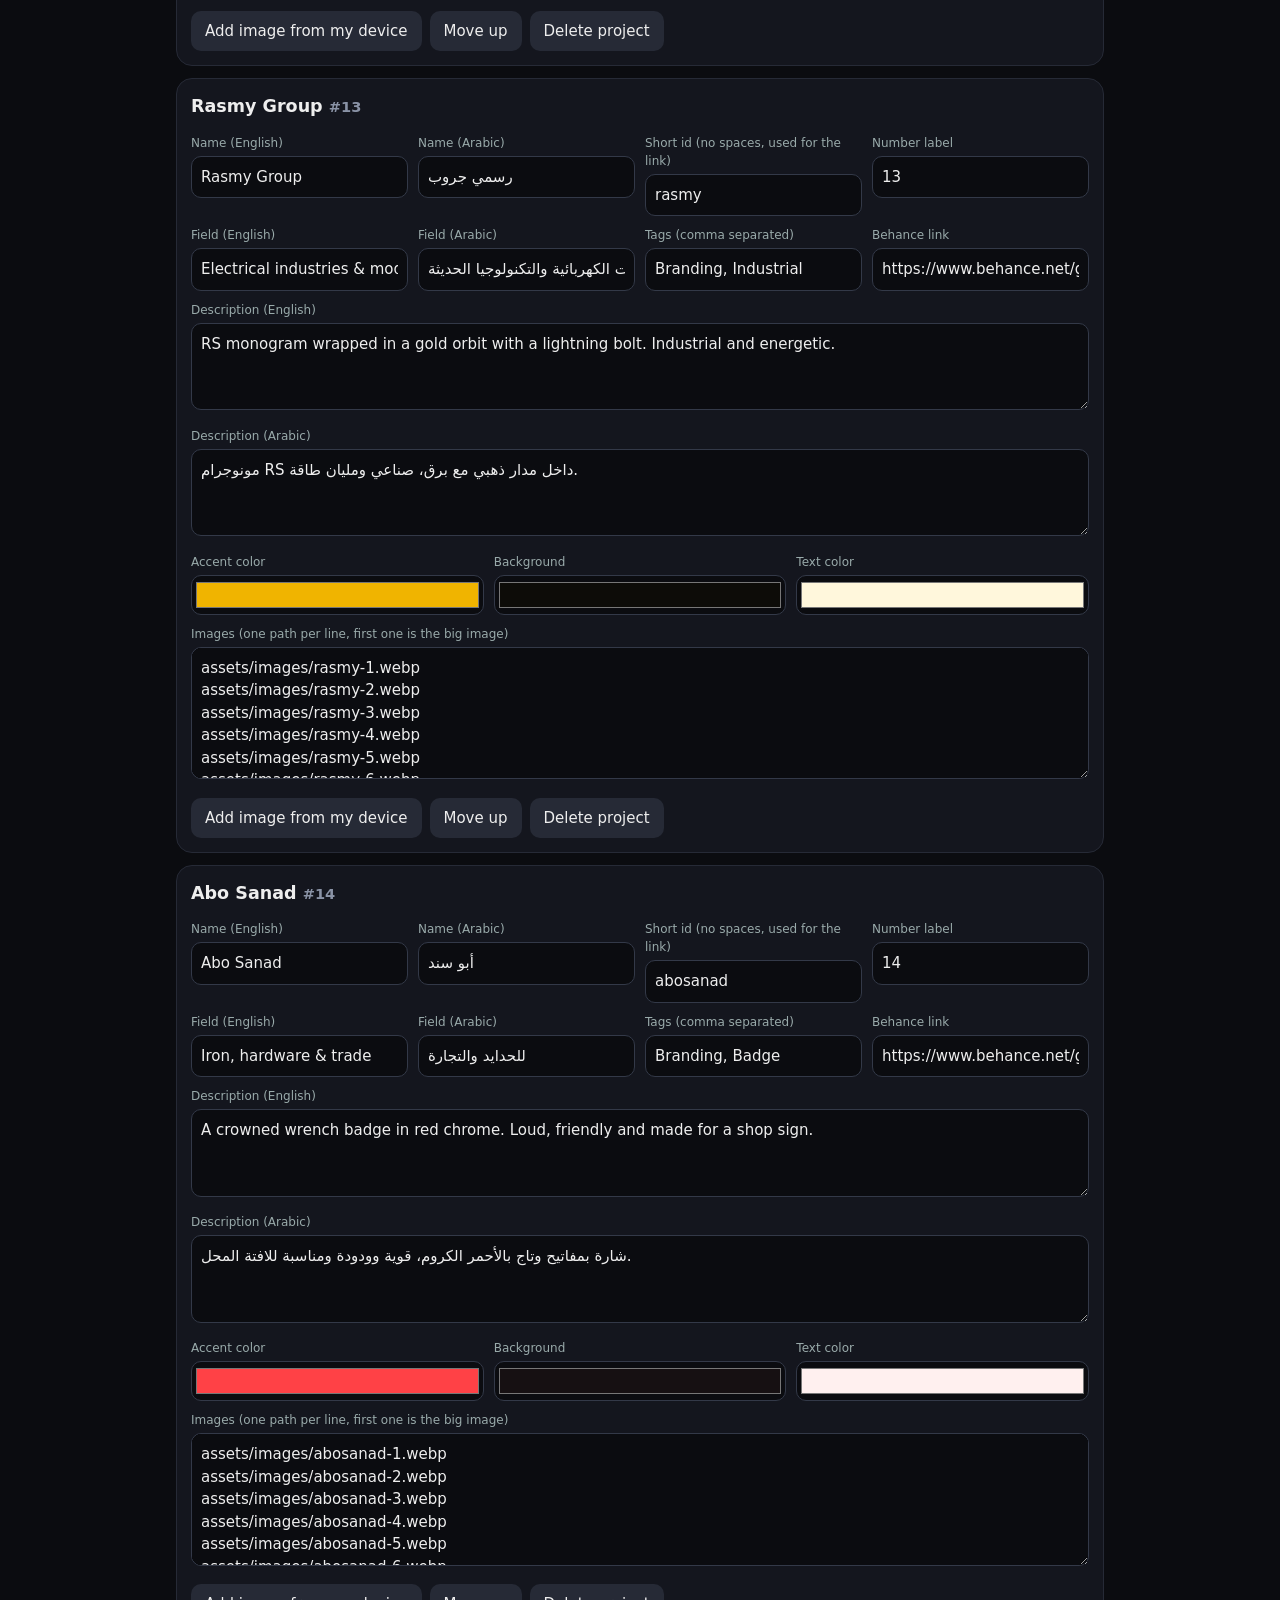
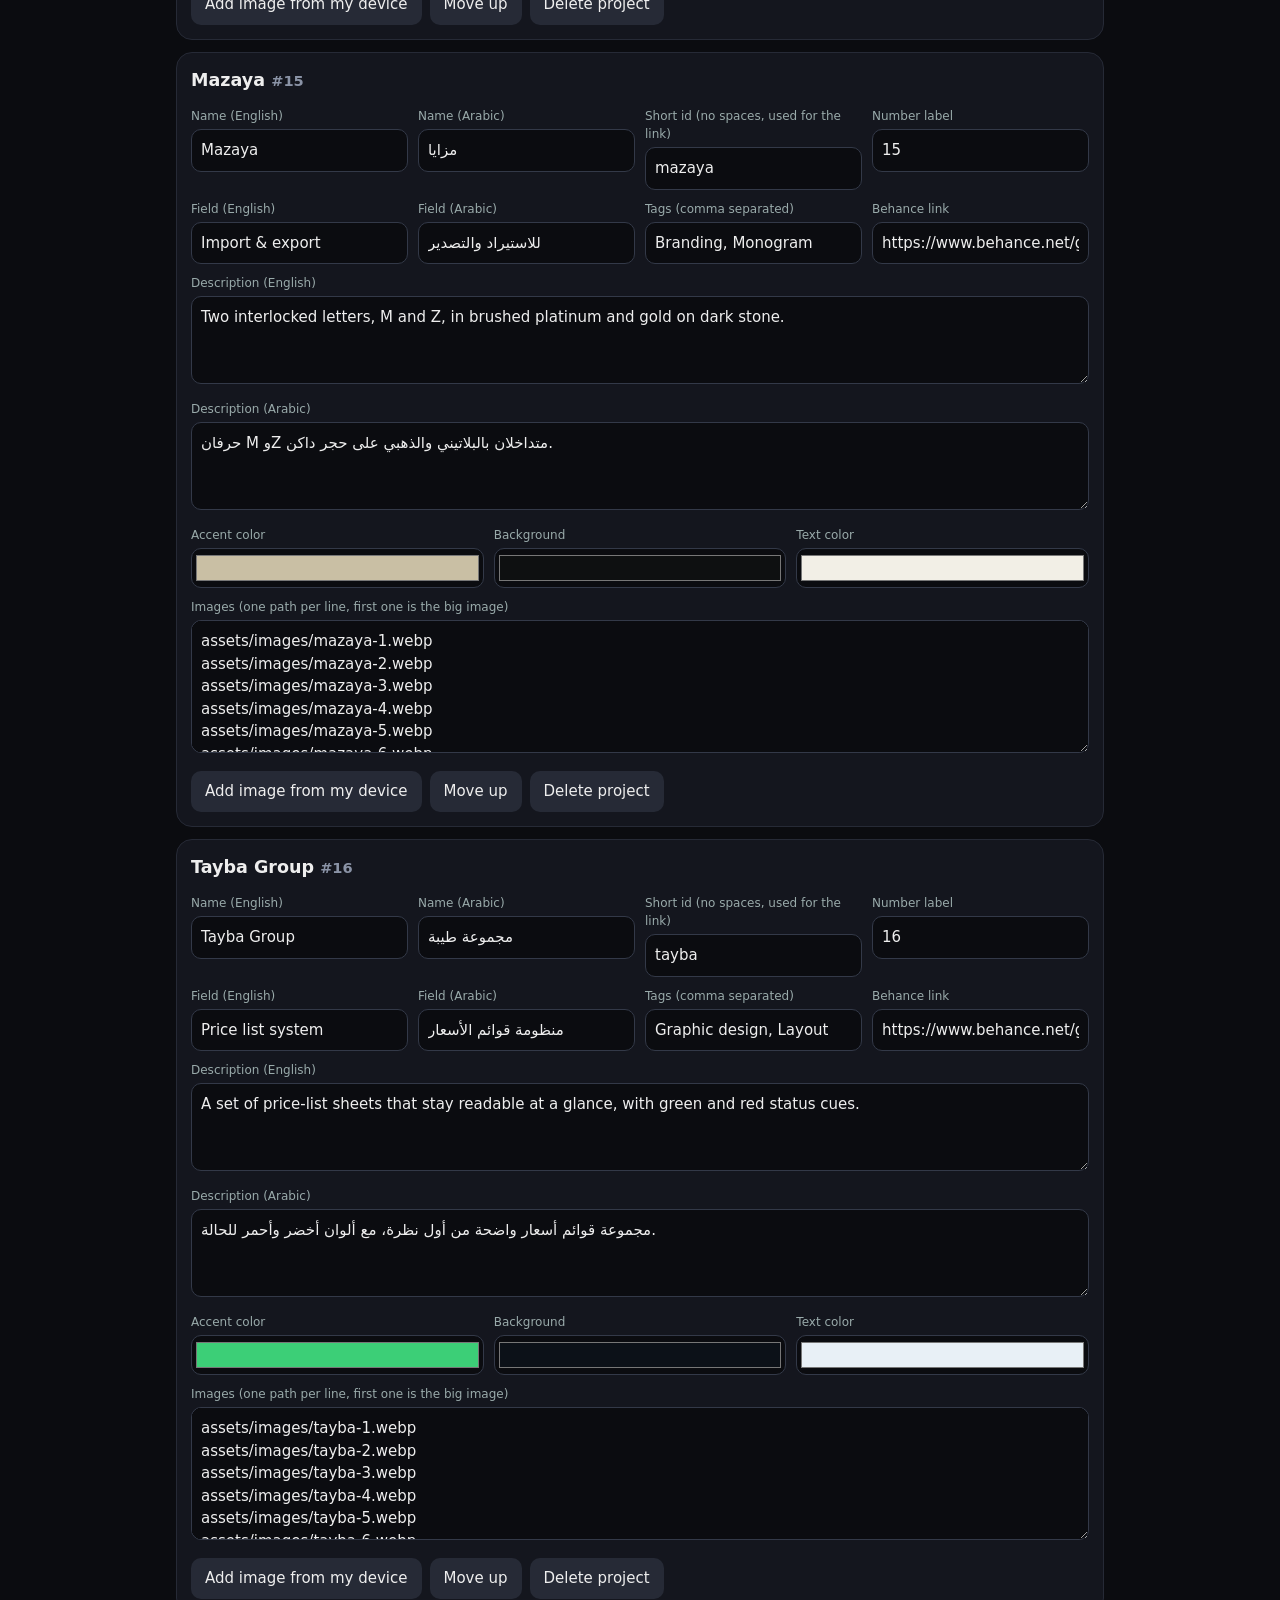
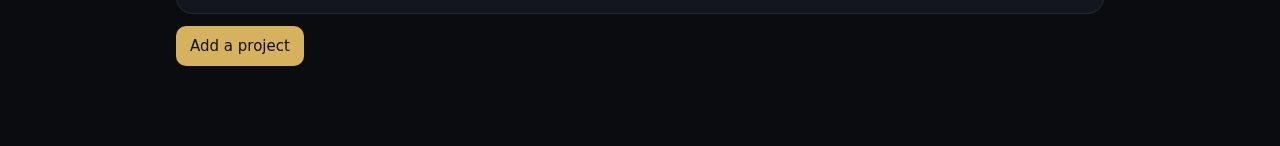
<file: admin/index.html>
<!doctype html>
<html lang="en">
<head>
<meta charset="utf-8">
<meta http-equiv="Content-Security-Policy" content="default-src 'self' 'unsafe-inline' data: blob: https:; object-src 'none'; base-uri 'self'">
<meta name="referrer" content="strict-origin-when-cross-origin">
<meta name="viewport" content="width=device-width, initial-scale=1">
<meta name="robots" content="noindex">
<title>Portfolio editor</title>
<style>
*{box-sizing:border-box}body{margin:0;font:15px/1.5 system-ui,-apple-system,"Segoe UI",Tahoma,sans-serif;background:#0b0c10;color:#eee}
header{position:sticky;top:0;z-index:5;display:flex;flex-wrap:wrap;gap:8px;align-items:center;padding:12px 16px;background:#12141b;border-bottom:1px solid #262a36}
h1{font-size:17px;margin:0 auto 0 0}button,a.b{font:inherit;color:#111;background:#d6b25e;border:0;border-radius:10px;padding:9px 14px;cursor:pointer;text-decoration:none;min-height:40px;display:inline-flex;align-items:center}
button.g,a.g{background:#262a36;color:#eee}nav{display:flex;gap:6px;padding:10px 16px;flex-wrap:wrap}nav button{background:#1a1d27;color:#ddd}nav button.on{background:#d6b25e;color:#111}
main{padding:8px 16px 80px;max-width:960px;margin:auto}.card{background:#14161e;border:1px solid #262a36;border-radius:16px;padding:14px;margin:12px 0}
label{display:block;font-size:12px;color:#9aa;margin:10px 0 4px}input,textarea,select{width:100%;background:#0b0c10;color:#eee;border:1px solid #333948;border-radius:10px;padding:9px;font:inherit}input[type=color]{padding:2px;height:40px}
.row{display:grid;grid-template-columns:repeat(auto-fit,minmax(200px,1fr));gap:10px}.sw{display:flex;gap:10px;flex-wrap:wrap}.sw>div{flex:1;min-width:90px}
.bar{display:flex;gap:8px;flex-wrap:wrap;margin-top:12px}.note{background:#1d2230;border-left:3px solid #d6b25e;padding:10px 12px;border-radius:8px;font-size:13px;margin:12px 0}
.th{display:flex;gap:6px;flex-wrap:wrap;margin-top:8px}.th img{width:56px;height:56px;object-fit:cover;border-radius:8px;border:1px solid #333}
h3{margin:0 0 4px}small{color:#8a93a6}#msg{position:fixed;bottom:12px;left:12px;right:12px;background:#222a;padding:10px 14px;border-radius:12px;display:none;backdrop-filter:blur(8px)}
</style>
</head>
<body>
<header><h1>Portfolio editor</h1><button type="button" id="prev">Preview</button><button type="button" id="copy" class="g">Copy data.json</button><button type="button" id="dl" class="g">Download data.json</button><a class="b g" id="gh" target="_blank" rel="noopener">Publish on GitHub</a></header>
<nav id="tabs"></nav>
<main>
<div class="note">Changes here stay in this browser as a draft. Use <b>Preview</b> to see them on the site. To make them live: <b>Copy data.json</b>, press <b>Publish on GitHub</b>, paste over the old text and press Commit. The site updates by itself in about a minute. No password or token is ever typed on this page.</div>
<div id="view"></div>
</main>
<div id="msg"></div>
<script>
(function(){'use strict';
var KEY='mr-draft-data',data,tab='projects',view=document.getElementById('view');
function $(i){return document.getElementById(i)}
function esc(s){return String(s==null?'':s).replace(/[&<>"']/g,function(c){return{'&':'&amp;','<':'&lt;','>':'&gt;','"':'&quot;',"'":'&#39;'}[c]})}
function say(t){var m=$('msg');m.textContent=t;m.style.display='block';clearTimeout(say.t);say.t=setTimeout(function(){m.style.display='none'},3500)}
function save(){localStorage.setItem(KEY,JSON.stringify(data))}
function tabs(){var T=[['projects','Projects'],['videos','Videos'],['reviews','Reviews'],['site','Site & links'],['zain','ZAIN ARENA']];$('tabs').innerHTML=T.map(function(t){return '<button type="button" class="'+(tab===t[0]?'on':'')+'" data-t="'+t[0]+'">'+t[1]+'</button>'}).join('');$('tabs').querySelectorAll('button').forEach(function(b){b.onclick=function(){tab=b.dataset.t;draw()}})}
function f(label,path,val,type){return '<div><label>'+label+'</label><input data-p="'+path+'" type="'+(type||'text')+'" value="'+esc(val)+'"></div>'}
function ta(label,path,val,rows){return '<div><label>'+label+'</label><textarea rows="'+(rows||3)+'" data-p="'+path+'">'+esc(val)+'</textarea></div>'}
function setp(path,v){var a=path.split('.'),o=data;for(var i=0;i<a.length-1;i++)o=o[a[i]];var k=a[a.length-1];o[k]=(k==='tags')?v.split(',').map(function(x){return x.trim()}).filter(Boolean):(k==='images')?v.split('\n').map(function(x){return x.trim()}).filter(Boolean):(k==='yearsClaim')?(+v||0):v;save()}
function draw(){tabs();var h='';
if(tab==='projects'){data.projects.forEach(function(p,i){var P='projects.'+i+'.';
h+='<div class="card"><h3>'+esc(p.en||'New project')+' <small>#'+(i+1)+'</small></h3><div class="row">'+f('Name (English)',P+'en',p.en)+f('Name (Arabic)',P+'ar',p.ar)+f('Short id (no spaces, used for the link)',P+'id',p.id)+f('Number label',P+'num',p.num)+'</div>'+
'<div class="row">'+f('Field (English)',P+'sector.en',p.sector.en)+f('Field (Arabic)',P+'sector.ar',p.sector.ar)+f('Tags (comma separated)',P+'tags',(p.tags||[]).join(', '))+f('Behance link',P+'behance',p.behance)+'</div>'+
ta('Description (English)',P+'desc.en',p.desc.en)+ta('Description (Arabic)',P+'desc.ar',p.desc.ar)+
'<div class="sw"><div><label>Accent color</label><input type="color" data-p="'+P+'accent" value="'+esc(p.accent)+'"></div><div><label>Background</label><input type="color" data-p="'+P+'bg" value="'+esc(p.bg)+'"></div><div><label>Text color</label><input type="color" data-p="'+P+'ink" value="'+esc(p.ink)+'"></div></div>'+
ta('Images (one path per line, first one is the big image)',P+'images',(p.images||[]).join('\n'),5)+
'<div class="bar"><button type="button" class="g" data-img="'+i+'">Add image from my device</button><button type="button" class="g" data-up="'+i+'">Move up</button><button type="button" class="g" data-del="'+i+'">Delete project</button></div></div>'});
h+='<div class="bar"><button type="button" id="addp">Add a project</button></div><input type="file" id="file" accept="image/*" hidden>'}
if(tab==='videos'){h+='<div class="note">Open the video in Google Drive, press Share, set "Anyone with the link", then copy the ID from the link (the long text between /d/ and /view). Thumbnails: add a picture file to assets/videos on GitHub and write its path, or leave it blank.</div>';data.videos.forEach(function(v,i){var P='videos.'+i+'.';h+='<div class="card"><div class="row">'+f('Title',P+'title',v.title)+f('Google Drive file ID',P+'id',v.id)+f('Thumbnail path',P+'thumb',v.thumb)+'</div><div class="bar"><button type="button" class="g" data-vdel="'+i+'">Delete</button></div></div>'});h+='<div class="bar"><button type="button" id="addv">Add a video</button></div>'}
if(tab==='reviews'){data.reviews.forEach(function(r,i){var P='reviews.'+i+'.';h+='<div class="card">'+f('Name',P+'name',r.name)+ta('Comment (exact words)',P+'text',r.text)+'<div class="bar"><button type="button" class="g" data-rdel="'+i+'">Delete</button></div></div>'});h+='<div class="bar"><button type="button" id="addr">Add a review</button></div>'}
if(tab==='site'){h+='<div class="card"><div class="row">'+f('Name','site.name',data.site.name)+f('Name (Arabic)','site.nameAr',data.site.nameAr)+f('Role (English)','site.role.en',data.site.role.en)+f('Role (Arabic)','site.role.ar',data.site.role.ar)+f('Years of experience (number)','site.yearsClaim',data.site.yearsClaim,'number')+'</div>'+ta('Tagline (English)','site.tagline.en',data.site.tagline.en)+ta('Tagline (Arabic)','site.tagline.ar',data.site.tagline.ar)+'</div><div class="card"><div class="row">'+f('Behance','links.behance',data.links.behance)+f('Video folder (Drive)','links.drive',data.links.drive)+f('Reviews post','links.reviews',data.links.reviews)+f('Instagram','links.instagram',data.links.instagram)+f('GitHub edit link for data.json (set once)','links.repoEditUrl',data.links.repoEditUrl)+'</div></div>'}
if(tab==='zain'){h+='<div class="card"><div class="row">'+f('Title','zain.title',data.zain.title)+f('Image path (a real app screenshot, optional)','zain.image',data.zain.image)+'</div>'+ta('Text (English)','zain.text.en',data.zain.text.en)+ta('Text (Arabic)','zain.text.ar',data.zain.text.ar)+'</div><div class="note">App screenshots. Upload the picture into assets/zain on GitHub, then add it here with its path.</div>'+(data.zain.shots||[]).map(function(h,i){var P='zain.shots.'+i+'.';return '<div class="card"><div class="row">'+f('Image path',P+'src',h.src)+f('Caption (English)',P+'en',h.en)+f('Caption (Arabic)',P+'ar',h.ar)+'</div><div class="bar"><button type="button" class="g" data-sdel="'+i+'">Delete</button></div></div>'}).join('')+'<div class="bar"><button type="button" id="adds">Add a screenshot</button></div>'+'<div class="card">'+ta('Screenshots note (English)','zain.shotsNote.en',(data.zain.shotsNote||{}).en)+ta('Screenshots note (Arabic)','zain.shotsNote.ar',(data.zain.shotsNote||{}).ar)+'</div>'}
view.innerHTML=h;
view.querySelectorAll('[data-p]').forEach(function(el){el.oninput=function(){setp(el.dataset.p,el.value)}});
var q=function(s,fn){view.querySelectorAll(s).forEach(fn)};
q('[data-del]',function(b){b.onclick=function(){if(b.dataset.sure){data.projects.splice(+b.dataset.del,1);save();draw()}else{b.dataset.sure=1;b.textContent='Press again to delete'}}});
q('[data-up]',function(b){b.onclick=function(){var i=+b.dataset.up;if(i>0){var t=data.projects[i];data.projects[i]=data.projects[i-1];data.projects[i-1]=t;save();draw()}}});
q('[data-vdel]',function(b){b.onclick=function(){data.videos.splice(+b.dataset.vdel,1);save();draw()}});
q('[data-rdel]',function(b){b.onclick=function(){data.reviews.splice(+b.dataset.rdel,1);save();draw()}});
var a=$('addp');if(a)a.onclick=function(){var n=data.projects.length+1;data.projects.push({id:'project'+n,num:('0'+n).slice(-2),en:'New project',ar:'',sector:{en:'',ar:''},desc:{en:'',ar:''},tags:['Branding'],accent:'#d6b25e',bg:'#101010',ink:'#f4efe6',behance:'',images:[]});save();draw();scrollTo(0,document.body.scrollHeight)};
a=$('adds');if(a)a.onclick=function(){data.zain.shots=(data.zain.shots||[]).concat({src:'',en:'',ar:''});save();draw()};q('[data-sdel]',function(b){b.onclick=function(){data.zain.shots.splice(+b.dataset.sdel,1);save();draw()}});a=$('addv');if(a)a.onclick=function(){data.videos.push({id:'',title:'New video',thumb:''});save();draw()};
a=$('addr');if(a)a.onclick=function(){data.reviews.push({name:'',text:''});save();draw()};
var file=$('file');q('[data-img]',function(b){b.onclick=function(){file.dataset.i=b.dataset.img;file.click()}});
if(file)file.onchange=function(){var fl=file.files[0];if(!fl)return;var i=+file.dataset.i,p=data.projects[i],im=new Image();im.onload=function(){var s=Math.min(1,1000/Math.max(im.width,im.height)),c=document.createElement('canvas');c.width=Math.round(im.width*s);c.height=Math.round(im.height*s);c.getContext('2d').drawImage(im,0,0,c.width,c.height);c.toBlob(function(bl){var n=(p.images||[]).length+1,name=p.id+'-'+n+'.webp',a=document.createElement('a');a.href=URL.createObjectURL(bl);a.download=name;a.click();p.images=(p.images||[]).concat('assets/images/'+name);save();draw();say('Saved '+name+'. Upload this file into assets/images on GitHub.')},'image/webp',.82)};im.src=URL.createObjectURL(fl);file.value=''};
}
function json(){return JSON.stringify(data,null,2)}
$('prev').onclick=function(){localStorage.setItem('mr-preview-data',json());window.open('../index.html?preview=1','_blank')};
$('copy').onclick=function(){var t=json();(navigator.clipboard?navigator.clipboard.writeText(t):Promise.reject()).then(function(){say('Copied. Now press Publish on GitHub and paste.')},function(){var x=document.createElement('textarea');x.value=t;document.body.appendChild(x);x.select();document.execCommand('copy');x.remove();say('Copied.')})};
$('dl').onclick=function(){var a=document.createElement('a');a.href=URL.createObjectURL(new Blob([json()],{type:'application/json'}));a.download='data.json';a.click()};
function init(j){var d=null;try{d=JSON.parse(localStorage.getItem(KEY))}catch(e){}data=d||j;var g=$('gh');var u=data.links&&data.links.repoEditUrl;if(u&&/^https:\/\/github\.com\//.test(u)){g.href=u}else{g.removeAttribute('href');g.onclick=function(e){e.preventDefault();say('Set the GitHub edit link under Site & links first.')}}draw()}
fetch('../data.json',{cache:'no-store'}).then(function(r){return r.json()}).then(init).catch(function(){say('Could not load data.json')});
})();
</script>
</body>
</html>
</file>
<file: style.css>
html, body, #root { margin: 0; min-height: 100%; }
body { background: #07080b; margin: 0; }
.mr-root { --accent: #d6b25e; --bg: #07080b; --ink: #f4efe6; position: relative; overflow: hidden; background: var(--bg); color: var(--ink); transition: background-color .9s ease, color .9s ease; font-family: system-ui, -apple-system, "Segoe UI", Tahoma, sans-serif; line-height: 1.5; }
.mr-root * { box-sizing: border-box; }
.mr-root a { color: inherit; text-decoration: none; }
.mr-root button { font: inherit; color: inherit; cursor: pointer; }
.mr-spot { position: absolute; inset: 0; pointer-events: none; z-index: 1; background: radial-gradient(420px circle at var(--mx, 50%) var(--my, 20%), color-mix(in srgb, var(--accent) 14%, transparent), transparent 70%); transition: background .2s; }
.mr-nav { position: relative; z-index: 5; display: flex; align-items: center; justify-content: space-between; gap: 12px; padding: 14px 20px; }
.mr-nav nav { display: none; gap: 22px; font-size: 14px; opacity: .8; }
.mr-nav nav a:hover { color: var(--accent); }
.mr-brand { display: flex; align-items: center; gap: 10px; font-weight: 700; letter-spacing: .02em; }
.mr-logo { width: 40px; height: 40px; border-radius: 50%; object-fit: cover; box-shadow: 0 0 0 2px color-mix(in srgb, var(--accent) 70%, transparent), 0 6px 20px -6px var(--accent); transition: box-shadow .6s, transform .4s; } .mr-brand:hover .mr-logo { transform: rotate(-8deg) scale(1.08); }
.mr-logo-ring, .mr-logo-m, .mr-logo-r { stroke-dasharray: 100; stroke-dashoffset: 100; animation: mr-draw 1.6s .2s ease forwards; }
.mr-logo-r { animation-delay: .7s; }
.mr-logo * { transition: stroke .6s; }
.mr-lang { background: transparent; border: 1px solid color-mix(in srgb, var(--ink) 30%, transparent); padding: 8px 14px; border-radius: 99px; min-height: 40px; }
.mr-lang:hover { border-color: var(--accent); color: var(--accent); }
@keyframes mr-draw { to { stroke-dashoffset: 0; } }
@media (min-width: 800px) { .mr-nav { padding: 18px 48px; } .mr-nav nav { display: flex; } }

.mr-hero { position: relative; z-index: 2; min-height: 640px; padding: 40px 22px 90px; display: grid; gap: 28px; align-content: center; grid-template-columns: minmax(0, 1fr); overflow: hidden; }
.mr-hero-copy { position: relative; z-index: 3; min-width: 0; }
.mr-kicker { margin: 0 0 14px; color: var(--accent); text-transform: uppercase; letter-spacing: .24em; font-size: 12px; animation: mr-up .8s ease both; }
.mr-hero h1, .mr-kicker, .mr-ar-hero, .mr-hello, .mr-cta { position: relative; z-index: 2; }
.mr-hero h1 { margin: 0; font-size: clamp(52px, 16vw, 150px); line-height: .92; letter-spacing: -.04em; font-weight: 800; }
.mr-line { display: block; overflow: hidden; padding-bottom: .06em; }
.mr-ch { display: inline-block; transform: translateY(110%); animation: mr-rise .9s cubic-bezier(.2,.8,.2,1) forwards; }
.mr-line:nth-child(2) .mr-ch { color: transparent; -webkit-text-stroke: 1.5px var(--accent); }
.mr-ar-hero { margin: 14px 0 0; font-size: clamp(26px, 6vw, 54px); font-weight: 700; color: var(--accent); animation: mr-up 1s 1.2s ease both; width: fit-content; }
.mr-hello { max-width: 520px; font-size: 18px; opacity: .8; margin: 20px 0 28px; animation: mr-up 1s 1.4s ease both; }
.mr-cta { display: flex; flex-wrap: wrap; gap: 12px; animation: mr-up 1s 1.6s ease both; }
.mr-btn { display: inline-flex; align-items: center; justify-content: center; min-height: 48px; padding: 0 26px; border-radius: 99px; background: var(--accent); color: #0a0a0a !important; font-weight: 700; border: 1px solid var(--accent); transition: transform .25s, box-shadow .25s, background .6s; position: relative; z-index: 3; }
.mr-btn:hover { transform: translateY(-3px); box-shadow: 0 14px 40px -10px var(--accent); }
.mr-btn:disabled { opacity: .5; cursor: default; transform: none; box-shadow: none; }
.mr-btn-ghost { background: transparent; color: var(--ink) !important; border-color: color-mix(in srgb, var(--ink) 35%, transparent); }
@keyframes mr-rise { to { transform: none; } }
@keyframes mr-up { from { opacity: 0; transform: translateY(22px); } to { opacity: 1; transform: none; } }
.mr-orb { position: absolute; border-radius: 50%; filter: blur(70px); opacity: .5; pointer-events: none; background: var(--accent); transition: background .9s; }
.mr-orb-a { width: 340px; height: 340px; top: 10%; inset-inline-end: -80px; animation: mr-drift 14s ease-in-out infinite alternate; }
.mr-orb-b { width: 240px; height: 240px; bottom: 5%; inset-inline-start: -60px; opacity: .3; animation: mr-drift 18s ease-in-out infinite alternate-reverse; }
@keyframes mr-drift { to { transform: translate(-60px, 60px) scale(1.2); } }
.mr-scroll { position: absolute; bottom: 26px; inset-inline-start: 22px; display: flex; align-items: center; gap: 10px; font-size: 11px; letter-spacing: .22em; text-transform: uppercase; opacity: .6; }
.mr-scroll span { width: 1px; height: 38px; background: var(--accent); transform-origin: top; animation: mr-line 1.8s ease-in-out infinite; }
@keyframes mr-line { 0% { transform: scaleY(0); } 60% { transform: scaleY(1); } 100% { transform: scaleY(1); opacity: 0; } }

.mr-marquee { position: relative; z-index: 2; overflow: hidden; border-block: 1px solid color-mix(in srgb, var(--ink) 18%, transparent); padding: 18px 0; }
.mr-marquee > div { display: flex; width: max-content; animation: mr-slide 38s linear infinite; }
.mr-marquee span { display: inline-flex; align-items: center; font-size: clamp(22px, 5vw, 40px); font-weight: 700; padding-inline: 20px; letter-spacing: -.01em; }
.mr-marquee span:nth-child(odd) { color: transparent; -webkit-text-stroke: 1px var(--ink); }
.mr-marquee i { width: 10px; height: 10px; border-radius: 50%; background: var(--accent); margin-inline-start: 40px; }
@keyframes mr-slide { to { transform: translateX(-33.333%); } }
.mr-root[dir="rtl"] .mr-marquee > div { animation-name: mr-slide-r; } @keyframes mr-slide-r { to { transform: translateX(33.333%); } }

[data-rv] { opacity: 0; transform: translateY(36px); transition: opacity .9s ease, transform .9s cubic-bezier(.2,.8,.2,1); }
[data-rv].is-in { opacity: 1; transform: none; }

.mr-stats { position: relative; z-index: 2; display: grid; grid-template-columns: repeat(2, 1fr); gap: 18px; padding: 54px 22px; }
.mr-stats b { display: block; font-size: clamp(42px, 9vw, 84px); line-height: 1; color: var(--accent); font-weight: 800; letter-spacing: -.03em; }
.mr-stats > div > span { opacity: .7; font-size: 14px; }
@media (min-width: 800px) { .mr-stats { grid-template-columns: repeat(4, 1fr); padding: 80px 48px; } }

.mr-sec-head { padding: 40px 22px 10px; position: relative; z-index: 2; }
.mr-sec-head h2, .mr-zain h2, .mr-contact h2 { margin: 0; font-size: clamp(36px, 8vw, 76px); letter-spacing: -.03em; line-height: 1; }
.mr-sec-head p { margin: 10px 0 0; opacity: .7; max-width: 520px; }
@media (min-width: 800px) { .mr-sec-head { padding: 60px 48px 20px; } }

.mr-chapter { position: relative; z-index: 2; display: grid; gap: 22px; padding: 56px 22px; border-top: 1px solid color-mix(in srgb, var(--ink) 12%, transparent); }
.mr-chapter-num { position: absolute; top: 10px; inset-inline-end: 14px; font-size: clamp(90px, 22vw, 260px); line-height: 1; font-weight: 800; color: transparent; -webkit-text-stroke: 1px color-mix(in srgb, var(--c-accent) 55%, transparent); opacity: .5; pointer-events: none; }
.mr-chapter-head { position: relative; }
.mr-chip { display: inline-block; padding: 5px 12px; border-radius: 99px; font-size: 12px; letter-spacing: .12em; text-transform: uppercase; border: 1px solid var(--c-accent, var(--accent)); color: var(--c-accent, var(--accent)); }
.mr-chapter h3 { margin: 14px 0 0; font-size: clamp(40px, 10vw, 92px); letter-spacing: -.035em; line-height: .95; }
.mr-ar { margin: 6px 0 0; font-size: clamp(22px, 5vw, 36px); font-weight: 700; color: var(--c-accent); width: fit-content; }
.mr-sector { margin: 10px 0 0; font-weight: 600; opacity: .85; }
.mr-desc { margin: 8px 0 18px; opacity: .72; max-width: 480px; }
.mr-link { display: inline-flex; align-items: center; gap: 8px; min-height: 44px; color: var(--c-accent); font-weight: 700; border-bottom: 1px solid var(--c-accent); }
.mr-link:hover { gap: 14px; }
.mr-stage { position: relative; display: grid; place-items: center; padding: 10px; }
.mr-glow { position: absolute; inset: 8% 6%; border-radius: 40px; background: radial-gradient(closest-side, var(--c-accent), transparent); opacity: .35; filter: blur(30px); animation: mr-pulse 5s ease-in-out infinite alternate; }
@keyframes mr-pulse { from { opacity: .22; transform: scale(.94); } to { opacity: .45; transform: scale(1.06); } }
.mr-hero-img { position: relative; width: 100%; max-width: 560px; aspect-ratio: 1; padding: 0; border: 1px solid color-mix(in srgb, var(--c-accent) 50%, transparent); background: #000; border-radius: 28px; overflow: hidden; box-shadow: 0 40px 90px -30px #000, 0 0 0 6px color-mix(in srgb, var(--c-accent) 10%, transparent); transition: transform .25s ease-out; will-change: transform; }
.mr-hero-img img { width: 100%; height: 100%; object-fit: cover; display: block; transition: transform 1.2s ease; }
.mr-hero-img:hover img { transform: scale(1.06); }
.mr-hero-img::after { content: ''; position: absolute; inset: 0; background: linear-gradient(115deg, transparent 40%, rgba(255,255,255,.22) 50%, transparent 60%); transform: translateX(-120%); animation: mr-shine 5s 1s ease-in-out infinite; pointer-events: none; }
@keyframes mr-shine { 0%, 60% { transform: translateX(-120%); } 100% { transform: translateX(120%); } }
.mr-strip { display: flex; gap: 12px; overflow-x: auto; scroll-snap-type: x mandatory; padding: 6px 2px 14px; margin-inline: -22px; padding-inline: 22px; scrollbar-width: thin; }
.mr-thumb { flex: 0 0 62%; max-width: 260px; aspect-ratio: 1; scroll-snap-align: start; padding: 0; border: 1px solid color-mix(in srgb, var(--ink) 20%, transparent); border-radius: 18px; overflow: hidden; background: #000; transition: transform .3s, border-color .3s; animation: mr-bob2 6s ease-in-out infinite alternate; }
.mr-thumb:hover { transform: translateY(-8px) scale(1.03); border-color: var(--c-accent); animation-play-state: paused; }
.mr-thumb img { width: 100%; height: 100%; object-fit: cover; display: block; }
@keyframes mr-bob2 { from { transform: translateY(0); } to { transform: translateY(-5px); } }
@media (min-width: 900px) {
  .mr-chapter { grid-template-columns: 1fr 1.1fr; padding: 90px 48px; align-items: center; column-gap: 48px; }
  .mr-chapter:nth-of-type(even) .mr-chapter-head { grid-column: 2; grid-row: 1; } .mr-chapter:nth-of-type(even) .mr-stage { grid-column: 1; grid-row: 1; } .mr-strip { grid-row: 2; }
  .mr-strip { grid-column: 1 / -1; margin-inline: 0; padding-inline: 0; }
  .mr-thumb { flex-basis: 220px; }
}

.mr-zain { position: relative; z-index: 2; margin: 40px 0 0; padding: 70px 22px; display: grid; gap: 40px; overflow: hidden; color: #eaf8ff; background: #050b1c; }
.mr-zain-bg { position: absolute; inset: -30%; background: conic-gradient(from 0deg, #00e5ff, #ff2bd6, #ffe600, #00e5ff); opacity: .22; filter: blur(80px); animation: mr-spin 22s linear infinite; }
@keyframes mr-spin { to { transform: rotate(360deg); } }
.mr-zain .mr-chip { border-color: #00e5ff; color: #00e5ff; }
.mr-zain-copy { position: relative; } .mr-zain-copy h2 { margin-top: 14px; background: linear-gradient(90deg, #00e5ff, #ff2bd6, #ffe600); -webkit-background-clip: text; background-clip: text; color: transparent; }
.mr-zain-copy p { max-width: 520px; opacity: .88; } .mr-zain-date { color: #ffe600; font-weight: 700; }
.mr-zain .mr-btn { background: #00e5ff; border-color: #00e5ff; }

.mr-reel, .mr-reviews, .mr-contact { position: relative; z-index: 2; padding-block: 20px 60px; } .mr-reel > .mr-btn, .mr-reviews > .mr-btn { margin-inline: 22px; }
.mr-rv-track { overflow: hidden; margin: 26px 0 30px; } .mr-rv-track > div { display: flex; gap: 16px; width: max-content; animation: mr-slide 80s linear infinite; padding-inline: 10px; } .mr-rv-track:hover > div { animation-play-state: paused; }
.mr-rv-track figure { margin: 0; width: 290px; flex: none; padding: 22px; border-radius: 22px; background: color-mix(in srgb, var(--ink) 7%, transparent); border: 1px solid color-mix(in srgb, var(--ink) 15%, transparent); }
.mr-rv-track blockquote { margin: 0 0 14px; font-size: 16px; line-height: 1.7; } .mr-rv-track figcaption { color: var(--accent); font-weight: 700; font-size: 14px; }
.mr-contact { padding: 70px 22px 80px; text-align: start; } .mr-contact p { opacity: .75; max-width: 480px; margin: 14px 0 26px; }
.mr-contact h2 { background: linear-gradient(90deg, var(--ink), var(--accent)); -webkit-background-clip: text; background-clip: text; color: transparent; }
@media (min-width: 800px) { .mr-contact, .mr-reel > .mr-btn, .mr-reviews > .mr-btn { padding-inline: 0; margin-inline: 48px; } .mr-contact { padding-inline: 48px; margin-inline: 0; } }
.mr-foot { position: relative; z-index: 2; padding: 26px 22px 40px; opacity: .5; font-size: 13px; text-align: center; }
@media (prefers-reduced-motion: reduce) { .mr-root *, .mr-root *::before, .mr-root *::after { animation-duration: .01ms !important; animation-iteration-count: 1 !important; transition-duration: .01ms !important; } [data-rv] { opacity: 1; transform: none; } .mr-ch { transform: none; } }

/* hero floats: own column on desktop, own row on mobile, never over the name */
.mr-float { position: relative; display: flex; gap: 12px; justify-content: flex-start; overflow: hidden; padding: 14px 0; pointer-events: none; z-index: 1; }
.mr-fl { flex: none; width: 72px; height: 72px; object-fit: cover; border-radius: 18px; box-shadow: 0 20px 50px -20px #000; animation: mr-bob 7s ease-in-out infinite alternate; }
.mr-fl-1, .mr-fl-3 { animation-delay: -2s; margin-top: 18px; } .mr-fl-2 { animation-delay: -4s; } .mr-fl-4 { animation-delay: -3s; margin-top: 18px; }
@keyframes mr-bob { from { transform: translateY(-10px) rotate(-5deg); } to { transform: translateY(12px) rotate(6deg); } }
@media (min-width: 900px) {
  .mr-hero { grid-template-columns: minmax(0, 1.5fr) minmax(280px, 1fr); padding: 60px 48px 110px; min-height: 740px; align-items: center; }
  .mr-hero h1 { font-size: clamp(64px, 8.6vw, 132px); }
  .mr-float { display: block; height: 520px; overflow: visible; padding: 0; }
  .mr-fl { position: absolute; width: 150px; height: 150px; border-radius: 26px; }
  .mr-fl-0 { top: 0; inset-inline-end: 22%; } .mr-fl-1 { top: 120px; inset-inline-end: 0; width: 120px; height: 120px; margin: 0; } .mr-fl-2 { top: 250px; inset-inline-end: 30%; margin: 0; } .mr-fl-3 { top: 400px; inset-inline-end: 4%; width: 110px; height: 110px; margin: 0; } .mr-fl-4 { top: 340px; inset-inline-start: 0; width: 100px; height: 100px; margin: 0; }
}
.mr-scroll { display: none; } @media (min-width: 900px) { .mr-scroll { display: flex; } }
.mr-zain-art { position: relative; justify-self: center; width: min(320px, 80%); aspect-ratio: 1; display: grid; place-items: center; }
.mr-zain-shot { width: 100%; border-radius: 24px; }
.mr-deco { position: relative; width: 100%; height: 100%; } .mr-deco i { position: absolute; inset: 0; margin: auto; border-radius: 50%; border: 2px solid #00e5ff; box-shadow: 0 0 40px #00e5ff66, inset 0 0 30px #00e5ff33; animation: mr-ring 4s ease-out infinite; }
.mr-deco i:nth-child(2) { border-color: #ff2bd6; box-shadow: 0 0 40px #ff2bd666, inset 0 0 30px #ff2bd633; animation-delay: -1.3s; } .mr-deco i:nth-child(3) { border-color: #ffe600; box-shadow: 0 0 40px #ffe60066; animation-delay: -2.6s; }
.mr-deco b { position: absolute; inset: 0; margin: auto; width: 26%; height: 26%; border-radius: 50%; background: radial-gradient(circle at 35% 30%, #fff, #00e5ff 55%, #0a1a4a); animation: mr-bob 3s ease-in-out infinite alternate; }
@keyframes mr-ring { 0% { transform: scale(.25); opacity: 1; } 100% { transform: scale(1); opacity: 0; } }
.mr-zain { grid-template-columns: minmax(0, 1fr); } .mr-zain-copy, .mr-zain-copy p, .mr-zain-copy h2 { min-width: 0; overflow-wrap: anywhere; } .mr-shots { min-width: 0; max-width: 100%; } @media (min-width: 900px) { .mr-zain { grid-template-columns: 1.3fr 1fr; padding: 110px 48px; align-items: center; } }
.mr-vgrid { display: grid; grid-template-columns: repeat(2, 1fr); gap: 12px; padding: 24px 22px 30px; }
@media (min-width: 700px) { .mr-vgrid { grid-template-columns: repeat(4, 1fr); } } @media (min-width: 1100px) { .mr-vgrid { grid-template-columns: repeat(6, 1fr); padding-inline: 48px; } }
.mr-vid { position: relative; aspect-ratio: 9/13; padding: 0; border: 1px solid color-mix(in srgb, var(--ink) 18%, transparent); border-radius: 16px; overflow: hidden; background: #111; transition: transform .35s, border-color .35s, box-shadow .35s; animation: mr-bob2 6s ease-in-out infinite alternate; }
.mr-vid:hover { transform: translateY(-8px) scale(1.03); border-color: var(--accent); box-shadow: 0 24px 50px -20px var(--accent); animation-play-state: paused; }
.mr-vid img { width: 100%; height: 100%; object-fit: cover; display: block; transition: transform .8s; } .mr-vid:hover img { transform: scale(1.08); }
.mr-vid-blank { position: absolute; inset: 0; background: linear-gradient(135deg, #1b2a4a, #3a1b4a); }
.mr-play { position: absolute; inset: 0; margin: auto; width: 46px; height: 46px; border-radius: 50%; background: #000a; border: 1px solid #fff8; } .mr-play::after { content: ''; position: absolute; inset: 0; margin: auto; width: 0; height: 0; border-left: 14px solid #fff; border-block: 9px solid transparent; transform: translateX(2px); }
.mr-vid em { position: absolute; inset-inline: 0; bottom: 0; padding: 18px 10px 8px; font-style: normal; font-size: 12px; text-align: start; background: linear-gradient(transparent, #000c); }
.mr-dlg { border: 0; padding: 0; background: transparent; max-width: 94vw; max-height: 92vh; overflow: visible; } .mr-dlg::backdrop { background: rgba(0,0,0,.88); backdrop-filter: blur(6px); }
.mr-dlg img { display: block; max-width: 92vw; max-height: 88vh; border-radius: 16px; animation: mr-up .4s ease both; }
.mr-frame { width: min(92vw, 420px); height: min(84vh, 760px); border: 0; border-radius: 16px; background: #000; }
.mr-x { position: absolute; top: -14px; inset-inline-end: -14px; width: 44px; height: 44px; border-radius: 50%; border: 0; background: #000c; color: #fff; font-size: 26px; z-index: 3; }
.mr-reel > .mr-btn, .mr-reviews > .mr-btn { margin-inline: 22px; }
.mr-hero h1, .mr-stats b { direction: ltr; unicode-bidi: isolate; }
[dir="rtl"] .mr-hero h1 { text-align: start; }
.mr-stats b { display: inline-block; }
.mr-shots { grid-column: 1 / -1; position: relative; }
.mr-shots-row { display: flex; gap: 18px; overflow-x: auto; padding: 18px 4px 22px; scroll-snap-type: x mandatory; scrollbar-width: thin; }
@media (min-width: 1100px) { .mr-shots-row { justify-content: center; overflow: visible; } }
.mr-shot { flex: none; width: 190px; scroll-snap-align: start; padding: 0; border: 1px solid #ffffff2e; border-radius: 22px; overflow: hidden; background: #0b1020; position: relative; box-shadow: 0 24px 60px -24px #000, 0 0 0 1px #00e5ff22; animation: mr-bob2 7s ease-in-out infinite alternate; transition: transform .35s, box-shadow .35s; }
.mr-shot:hover { transform: translateY(-10px) scale(1.04); box-shadow: 0 30px 70px -20px #00e5ff88; animation-play-state: paused; }
.mr-shot img { display: block; width: 100%; height: auto; }
.mr-shot em { position: absolute; inset-inline: 0; bottom: 0; padding: 22px 10px 8px; font-style: normal; font-size: 12px; font-weight: 600; background: linear-gradient(transparent, #000d); text-align: start; }
@media (min-width: 900px) { .mr-shot { width: 210px; } }
.mr-shots-note { margin: 4px 0 0; font-size: 12px; opacity: .6; text-align: center; }
@keyframes mr-bob2 { from { transform: translateY(-5px); } to { transform: translateY(7px); } }

.mr-progress { position: fixed; inset: 0 0 auto 0; height: 3px; z-index: 50; background: var(--accent); transform: scaleX(0); transform-origin: left; transition: background .6s; } [dir=rtl] .mr-progress { transform-origin: right; }
.mr-all { padding: 70px 0 30px; } .mr-sec-head h2 small { font-size: .45em; opacity: .65; margin-inline-start: 8px; font-weight: 500; }
.mr-cgrid { display: grid; grid-template-columns: repeat(2, 1fr); gap: 12px; padding: 24px 22px 20px; }
@media (min-width: 700px) { .mr-cgrid { grid-template-columns: repeat(3, 1fr); gap: 16px; } } @media (min-width: 1100px) { .mr-cgrid { grid-template-columns: repeat(4, 1fr); padding-inline: 48px; } }
.mr-card { position: relative; display: block; aspect-ratio: 4/3; overflow: hidden; border-radius: 16px; background: #14161c; border: 1px solid color-mix(in srgb, var(--ink) 14%, transparent); transition: transform .35s, border-color .35s, box-shadow .35s; }
.mr-card.is-hid { display: none; }
.mr-card img { width: 100%; height: 100%; object-fit: cover; display: block; transition: transform .7s; }
.mr-card::after, .mr-rv-grid figure::after { content: ''; position: absolute; inset: 0; pointer-events: none; opacity: 0; transition: opacity .3s; background: radial-gradient(240px circle at var(--gx, 50%) var(--gy, 50%), color-mix(in srgb, var(--accent) 28%, transparent), transparent 70%); }
.mr-card:hover::after, .mr-rv-grid figure:hover::after { opacity: 1; }
.mr-card:hover { transform: translateY(-6px); border-color: var(--accent); box-shadow: 0 22px 44px -22px var(--accent); } .mr-card:hover img { transform: scale(1.07); }
.mr-card em { position: absolute; inset-inline: 0; bottom: 0; padding: 22px 12px 10px; font-style: normal; font-size: 13px; font-weight: 600; background: linear-gradient(transparent, #000d); }
.mr-more-wrap { display: flex; justify-content: center; padding: 8px 0 30px; }
.mr-rv-grid { display: grid; grid-template-columns: 1fr; gap: 16px; padding: 26px 22px 30px; }
@media (min-width: 760px) { .mr-rv-grid { grid-template-columns: repeat(2, 1fr); } } @media (min-width: 1100px) { .mr-rv-grid { grid-template-columns: repeat(3, 1fr); padding-inline: 48px; } }
.mr-rv-grid figure { position: relative; overflow: hidden; margin: 0; padding: 26px 24px 22px; border-radius: 22px; background: color-mix(in srgb, var(--ink) 7%, transparent); border: 1px solid color-mix(in srgb, var(--ink) 15%, transparent); transition: transform .35s, border-color .35s; }
.mr-rv-grid figure:hover { transform: translateY(-5px); border-color: var(--accent); }
.mr-rv-grid .mr-q { position: absolute; top: -6px; inset-inline-start: 14px; font-size: 72px; line-height: 1; color: var(--accent); opacity: .35; font-family: Georgia, serif; }
.mr-rv-grid blockquote { margin: 14px 0 16px; font-size: 16px; line-height: 1.8; position: relative; } .mr-rv-grid figcaption { color: var(--accent); font-weight: 700; font-size: 14px; position: relative; }
.mr-about { display: grid; gap: 24px; align-items: center; padding: 70px 22px; max-width: 900px; margin: 0 auto; } .mr-about-logo { width: 140px; height: 140px; border-radius: 28px; object-fit: cover; box-shadow: 0 30px 60px -30px var(--accent); }
.mr-about p { line-height: 1.9; font-size: 17px; opacity: .9; margin: 0 0 12px; } @media (min-width: 760px) { .mr-about { grid-template-columns: 160px 1fr; padding-inline: 48px; } }
@media (prefers-reduced-motion: reduce) { .mr-progress { transition: none; } }

.mr-films { display: flex; flex-wrap: wrap; gap: 18px; justify-content: center; max-width: 1100px; margin: 26px auto 0; padding: 0 16px; grid-column: 1 / -1; }
.mr-film { margin: 0; flex: 1 1 420px; max-width: 640px; }
.mr-film video { width: 100%; aspect-ratio: 16/9; background: #000; border-radius: 18px; border: 1px solid color-mix(in srgb, var(--c-accent) 50%, transparent); display: block; }
.mr-film figcaption { margin-top: 8px; font-size: 14px; opacity: .75; text-align: center; }
</file>
<file: backend.css>
#be-contact{padding:70px 20px;font-family:inherit}
#be-contact .be-box{max-width:620px;margin:0 auto}
#be-contact h2{margin:0 0 20px;font-size:clamp(26px,5vw,38px)}
#be-contact form{display:grid;gap:12px}
#be-contact input,#be-contact textarea{width:100%;padding:14px 16px;border-radius:14px;font:inherit;border:1px solid rgba(255,255,255,.2);background:rgba(255,255,255,.07);color:inherit;outline:none}
#be-contact input:focus,#be-contact textarea:focus{border-color:var(--be-a)}
#be-contact ::placeholder{color:inherit;opacity:.6}
#be-contact .be-hp{position:absolute;left:-9999px;width:1px;height:1px;opacity:0}
#be-contact button{min-height:50px;border:0;border-radius:99px;background:var(--be-a);color:#0a0a0a;font:inherit;font-weight:700;cursor:pointer;transition:transform .2s}
#be-contact button:hover{transform:translateY(-2px)}
#be-contact button:disabled{opacity:.6}
#be-contact .be-msg{min-height:1.4em;margin:0;opacity:.9}
#be-contact .be-visits{margin:22px 0 0;text-align:center;opacity:.7;font-size:14px}
.be-zain{--be-a:#3dff6a;color:#f4f7ff;background:#1c2b44}
.be-portfolio{--be-a:#d6b25e;color:#f4efe6;background:#07080b}
.be-zain,.be-zain *{cursor:auto!important}
.be-zain button{cursor:pointer!important}
</file>
